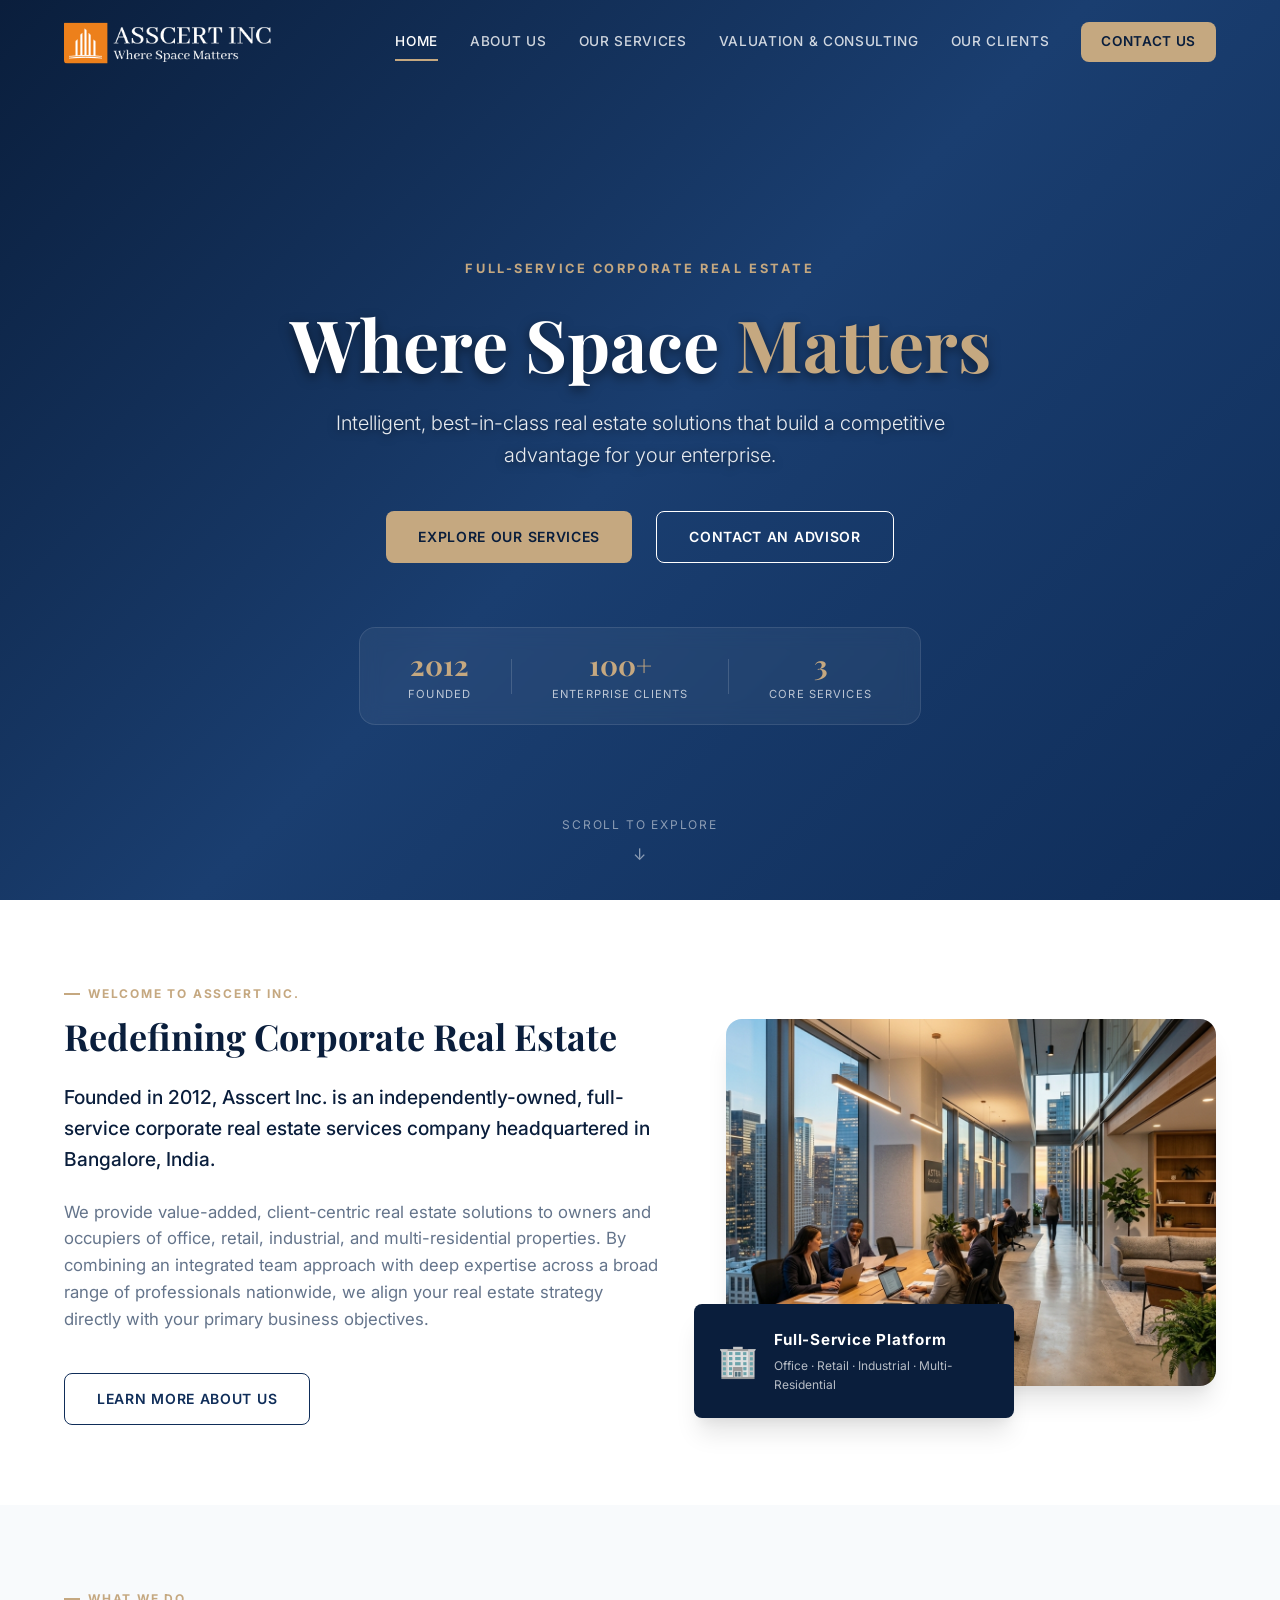
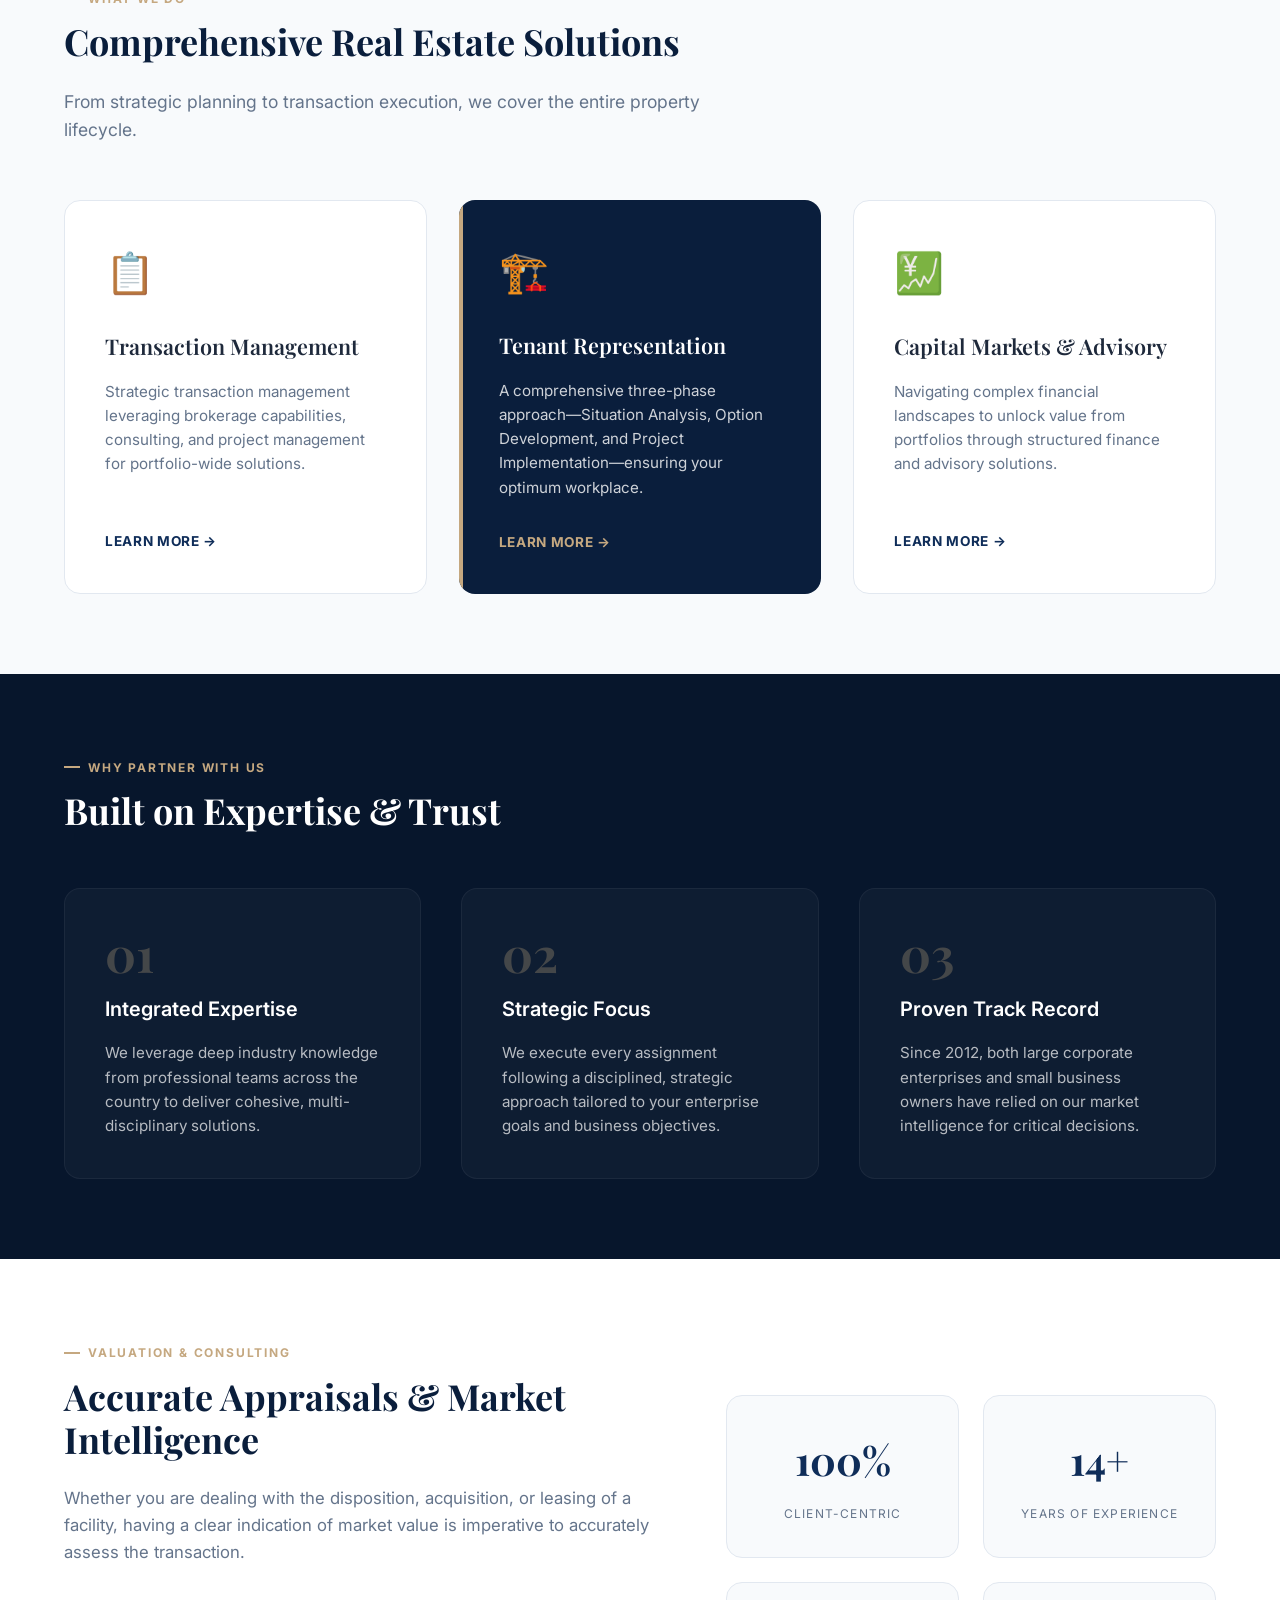
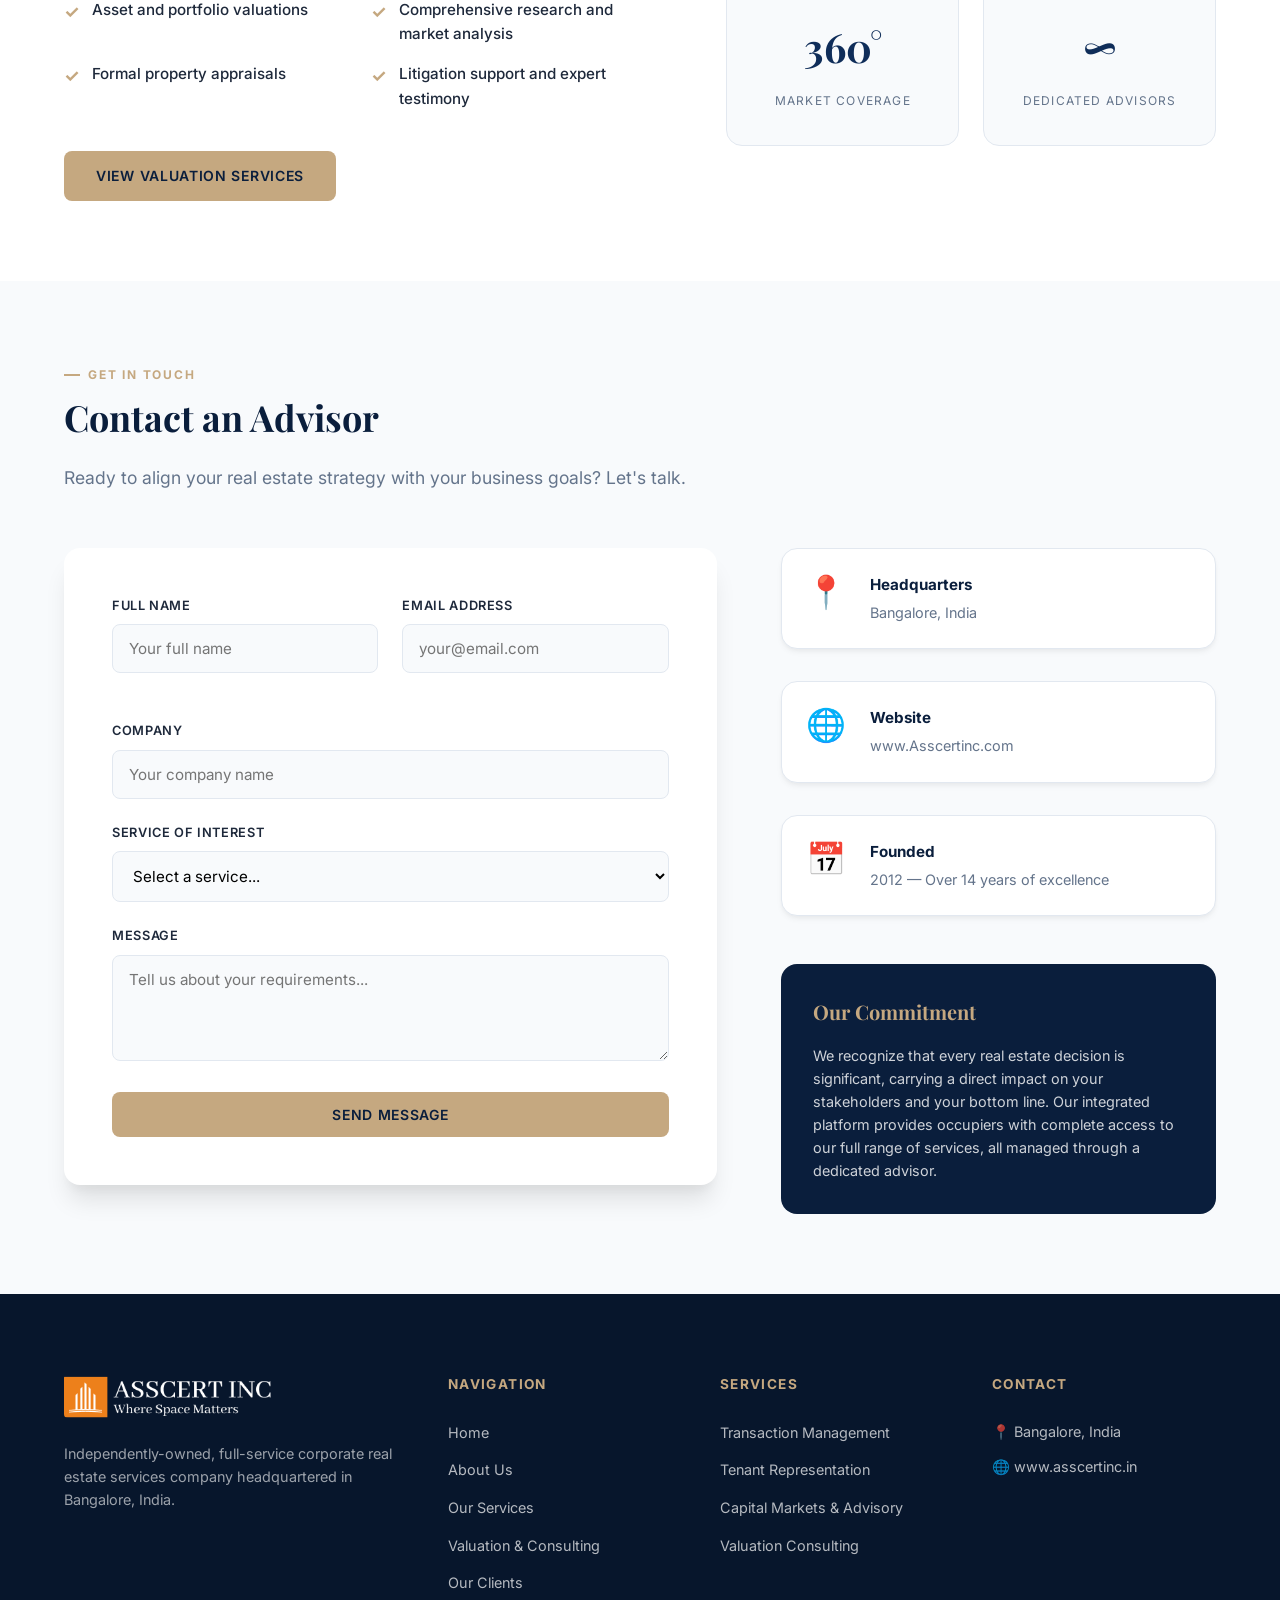
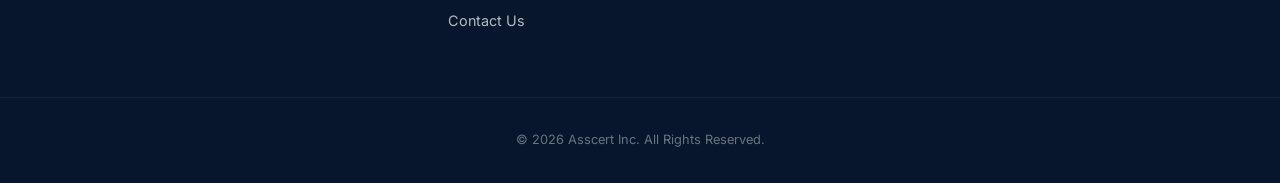
<file: index.html>
<!DOCTYPE html>
<html lang="en">

<head>
  <meta charset="UTF-8" />
  <meta name="viewport" content="width=device-width, initial-scale=1.0" />
  <title>Asscert Inc. | Where Space Matters</title>
  <meta name="description"
    content="Asscert Inc. is an independently-owned, full-service corporate real estate services company headquartered in Bangalore, India. Intelligent, best-in-class solutions for your enterprise." />
  <link rel="preconnect" href="https://fonts.googleapis.com" />
  <link rel="preconnect" href="https://fonts.gstatic.com" crossorigin />
  <link
    href="https://fonts.googleapis.com/css2?family=Inter:wght@300;400;500;600;700;800&family=Playfair+Display:wght@600;700&display=swap"
    rel="stylesheet" />
  <link rel="stylesheet" href="style.css" />
</head>

<body>

  <!-- ===== NAVBAR ===== -->
  <header class="navbar" id="navbar">
    <div class="nav-container">
      <a href="index.html" class="nav-logo">
        <img src="logo.png" alt="Asscert Inc." class="logo-img" />
      </a>

      <nav class="nav-links" id="nav-links">
        <a href="index.html" class="nav-link active">Home</a>
        <a href="about.html" class="nav-link">About Us</a>
        <a href="services.html" class="nav-link">Our Services</a>
        <a href="valuation.html" class="nav-link">Valuation & Consulting</a>
        <a href="clients.html" class="nav-link">Our Clients</a>
        <a href="#contact" class="nav-link nav-cta">Contact Us</a>
      </nav>

      <button class="hamburger" id="hamburger" aria-label="Toggle menu">
        <span></span><span></span><span></span>
      </button>
    </div>
  </header>

  <!-- ===== HERO ===== -->
  <section class="hero" id="home">
    <div class="hero-bg gradient-blue">
    </div>
    <div class="hero-content">
      <span class="hero-badge">Full-Service Corporate Real Estate</span>
      <h1 class="hero-headline">Where Space <span class="accent">Matters</span></h1>
      <p class="hero-sub">Intelligent, best-in-class real estate solutions that build a competitive advantage for your
        enterprise.</p>
      <div class="hero-actions">
        <a href="services.html" class="btn btn-primary">Explore Our Services</a>
        <a href="#contact" class="btn btn-ghost">Contact an Advisor</a>
      </div>
      <div class="hero-stats">
        <div class="stat"><span class="stat-num">2012</span><span class="stat-label">Founded</span></div>
        <div class="stat-divider"></div>
        <div class="stat"><span class="stat-num">100+</span><span class="stat-label">Enterprise Clients</span></div>
        <div class="stat-divider"></div>
        <div class="stat"><span class="stat-num">3</span><span class="stat-label">Core Services</span></div>
      </div>
    </div>
    <div class="hero-scroll-indicator">
      <span>Scroll to explore</span>
      <div class="scroll-arrow">↓</div>
    </div>
  </section>

  <!-- ===== WELCOME STRIP ===== -->
  <section class="welcome-strip">
    <div class="container">
      <div class="welcome-grid">
        <div class="welcome-text">
          <span class="section-badge">Welcome to Asscert Inc.</span>
          <h2 class="section-title">Redefining Corporate Real Estate</h2>
          <p>Founded in 2012, Asscert Inc. is an independently-owned, full-service corporate real estate services company
            headquartered in Bangalore, India.</p>
          <p>We provide value-added, client-centric real estate solutions to owners and occupiers of office, retail,
            industrial, and multi-residential properties. By combining an integrated team approach with deep expertise
            across a broad range of professionals nationwide, we align your real estate strategy directly with your
            primary business objectives.</p>
          <a href="about.html" class="btn btn-outline">Learn More About Us</a>
        </div>
        <div class="welcome-visual">
          <img src="about_bg.png" alt="Premium office workspace" class="welcome-img" />
          <div class="welcome-card">
            <div class="welcome-card-icon">🏢</div>
            <div>
              <strong>Full-Service Platform</strong>
              <p>Office · Retail · Industrial · Multi-Residential</p>
            </div>
          </div>
        </div>
      </div>
    </div>
  </section>

  <!-- ===== SERVICES OVERVIEW ===== -->
  <section class="services-overview">
    <div class="container">
      <div class="section-header">
        <span class="section-badge">What We Do</span>
        <h2 class="section-title">Comprehensive Real Estate Solutions</h2>
        <p class="section-desc">From strategic planning to transaction execution, we cover the entire property
          lifecycle.</p>
      </div>
      <div class="services-grid">
        <div class="service-card" data-index="1">
          <div class="service-icon">📋</div>
          <h3>Transaction Management</h3>
          <p>Strategic transaction management leveraging brokerage capabilities, consulting, and project management for
            portfolio-wide solutions.</p>
          <a href="services.html#transaction" class="card-link">Learn More →</a>
        </div>
        <div class="service-card featured" data-index="2">
          <div class="service-icon">🏗️</div>
          <h3>Tenant Representation</h3>
          <p>A comprehensive three-phase approach—Situation Analysis, Option Development, and Project
            Implementation—ensuring your optimum workplace.</p>
          <a href="services.html#tenant" class="card-link">Learn More →</a>
        </div>
        <div class="service-card" data-index="3">
          <div class="service-icon">💹</div>
          <h3>Capital Markets & Advisory</h3>
          <p>Navigating complex financial landscapes to unlock value from portfolios through structured finance and
            advisory solutions.</p>
          <a href="services.html#capital" class="card-link">Learn More →</a>
        </div>
      </div>
    </div>
  </section>

  <!-- ===== WHY US ===== -->
  <section class="why-us">
    <div class="container">
      <div class="section-header light">
        <span class="section-badge inverted">Why Partner With Us</span>
        <h2 class="section-title light">Built on Expertise & Trust</h2>
      </div>
      <div class="pillars-grid">
        <div class="pillar">
          <div class="pillar-number">01</div>
          <h3>Integrated Expertise</h3>
          <p>We leverage deep industry knowledge from professional teams across the country to deliver cohesive,
            multi-disciplinary solutions.</p>
        </div>
        <div class="pillar">
          <div class="pillar-number">02</div>
          <h3>Strategic Focus</h3>
          <p>We execute every assignment following a disciplined, strategic approach tailored to your enterprise goals
            and business objectives.</p>
        </div>
        <div class="pillar">
          <div class="pillar-number">03</div>
          <h3>Proven Track Record</h3>
          <p>Since 2012, both large corporate enterprises and small business owners have relied on our market
            intelligence for critical decisions.</p>
        </div>
      </div>
    </div>
  </section>

  <!-- ===== VALUATION TEASER ===== -->
  <section class="valuation-teaser">
    <div class="container">
      <div class="valuation-inner">
        <div class="valuation-content">
          <span class="section-badge">Valuation & Consulting</span>
          <h2 class="section-title">Accurate Appraisals & Market Intelligence</h2>
          <p>Whether you are dealing with the disposition, acquisition, or leasing of a facility, having a clear
            indication of market value is imperative to accurately assess the transaction.</p>
          <ul class="check-list">
            <li>Asset and portfolio valuations</li>
            <li>Comprehensive research and market analysis</li>
            <li>Formal property appraisals</li>
            <li>Litigation support and expert testimony</li>
          </ul>
          <a href="valuation.html" class="btn btn-primary">View Valuation Services</a>
        </div>
        <div class="valuation-metrics">
          <div class="metric-card"><span class="metric-val">100%</span><span class="metric-lbl">Client-Centric</span>
          </div>
          <div class="metric-card"><span class="metric-val">14+</span><span class="metric-lbl">Years of
              Experience</span></div>
          <div class="metric-card"><span class="metric-val">360°</span><span class="metric-lbl">Market Coverage</span>
          </div>
          <div class="metric-card"><span class="metric-val">∞</span><span class="metric-lbl">Dedicated Advisors</span>
          </div>
        </div>
      </div>
    </div>
  </section>

  <!-- ===== CONTACT ===== -->
  <section class="contact" id="contact">
    <div class="container">
      <div class="section-header">
        <span class="section-badge">Get In Touch</span>
        <h2 class="section-title">Contact an Advisor</h2>
        <p class="section-desc">Ready to align your real estate strategy with your business goals? Let's talk.</p>
      </div>
      <div class="contact-grid">
        <form class="contact-form" id="contact-form">
          <div class="form-row">
            <div class="form-group">
              <label for="name">Full Name</label>
              <input type="text" id="name" name="name" placeholder="Your full name" required />
            </div>
            <div class="form-group">
              <label for="email">Email Address</label>
              <input type="email" id="email" name="email" placeholder="your@email.com" required />
            </div>
          </div>
          <div class="form-group">
            <label for="company">Company</label>
            <input type="text" id="company" name="company" placeholder="Your company name" />
          </div>
          <div class="form-group">
            <label for="service">Service of Interest</label>
            <select id="service" name="service">
              <option value="">Select a service...</option>
              <option>Transaction Management</option>
              <option>Tenant Representation</option>
              <option>Capital Markets & Advisory</option>
              <option>Valuation & Consulting</option>
            </select>
          </div>
          <div class="form-group">
            <label for="message">Message</label>
            <textarea id="message" name="message" rows="4" placeholder="Tell us about your requirements..."></textarea>
          </div>
          <button type="submit" class="btn btn-primary full-width">Send Message</button>
        </form>
        <div class="contact-info">
          <div class="info-card">
            <div class="info-icon">📍</div>
            <div>
              <strong>Headquarters</strong>
              <p>Bangalore, India</p>
            </div>
          </div>
          <div class="info-card">
            <div class="info-icon">🌐</div>
            <div>
              <strong>Website</strong>
              <p>www.Asscertinc.com</p>
            </div>
          </div>
          <div class="info-card">
            <div class="info-icon">📅</div>
            <div>
              <strong>Founded</strong>
              <p>2012 — Over 14 years of excellence</p>
            </div>
          </div>
          <div class="contact-philosophy">
            <h3>Our Commitment</h3>
            <p>We recognize that every real estate decision is significant, carrying a direct impact on your
              stakeholders and your bottom line. Our integrated platform provides occupiers with complete access to our
              full range of services, all managed through a dedicated advisor.</p>
          </div>
        </div>
      </div>
    </div>
  </section>

  <!-- ===== FOOTER ===== -->
  <footer class="footer">
    <div class="footer-top">
      <div class="container">
        <div class="footer-grid">
          <div class="footer-brand">
            <div class="nav-logo">
              <img src="logo.png" alt="Asscert Inc." class="logo-img" />
            </div>
            <p class="footer-desc">Independently-owned, full-service corporate real estate services company
              headquartered in Bangalore, India.</p>
          </div>
          <div class="footer-nav">
            <h4>Navigation</h4>
            <ul>
              <li><a href="index.html">Home</a></li>
              <li><a href="about.html">About Us</a></li>
              <li><a href="services.html">Our Services</a></li>
              <li><a href="valuation.html">Valuation & Consulting</a></li>
              <li><a href="clients.html">Our Clients</a></li>
              <li><a href="#contact">Contact Us</a></li>
            </ul>
          </div>
          <div class="footer-services">
            <h4>Services</h4>
            <ul>
              <li><a href="services.html#transaction">Transaction Management</a></li>
              <li><a href="services.html#tenant">Tenant Representation</a></li>
              <li><a href="services.html#capital">Capital Markets & Advisory</a></li>
              <li><a href="valuation.html">Valuation Consulting</a></li>
            </ul>
          </div>
          <div class="footer-contact">
            <h4>Contact</h4>
            <p>📍 Bangalore, India</p>
            <p>🌐 www.asscertinc.in</p>
          </div>
        </div>
      </div>
    </div>
    <div class="footer-bottom">
      <div class="container">
        <p>© 2026 Asscert Inc. All Rights Reserved.</p>
      </div>
    </div>
  </footer>

  <script src="script.js"></script>
</body>

</html>
</file>
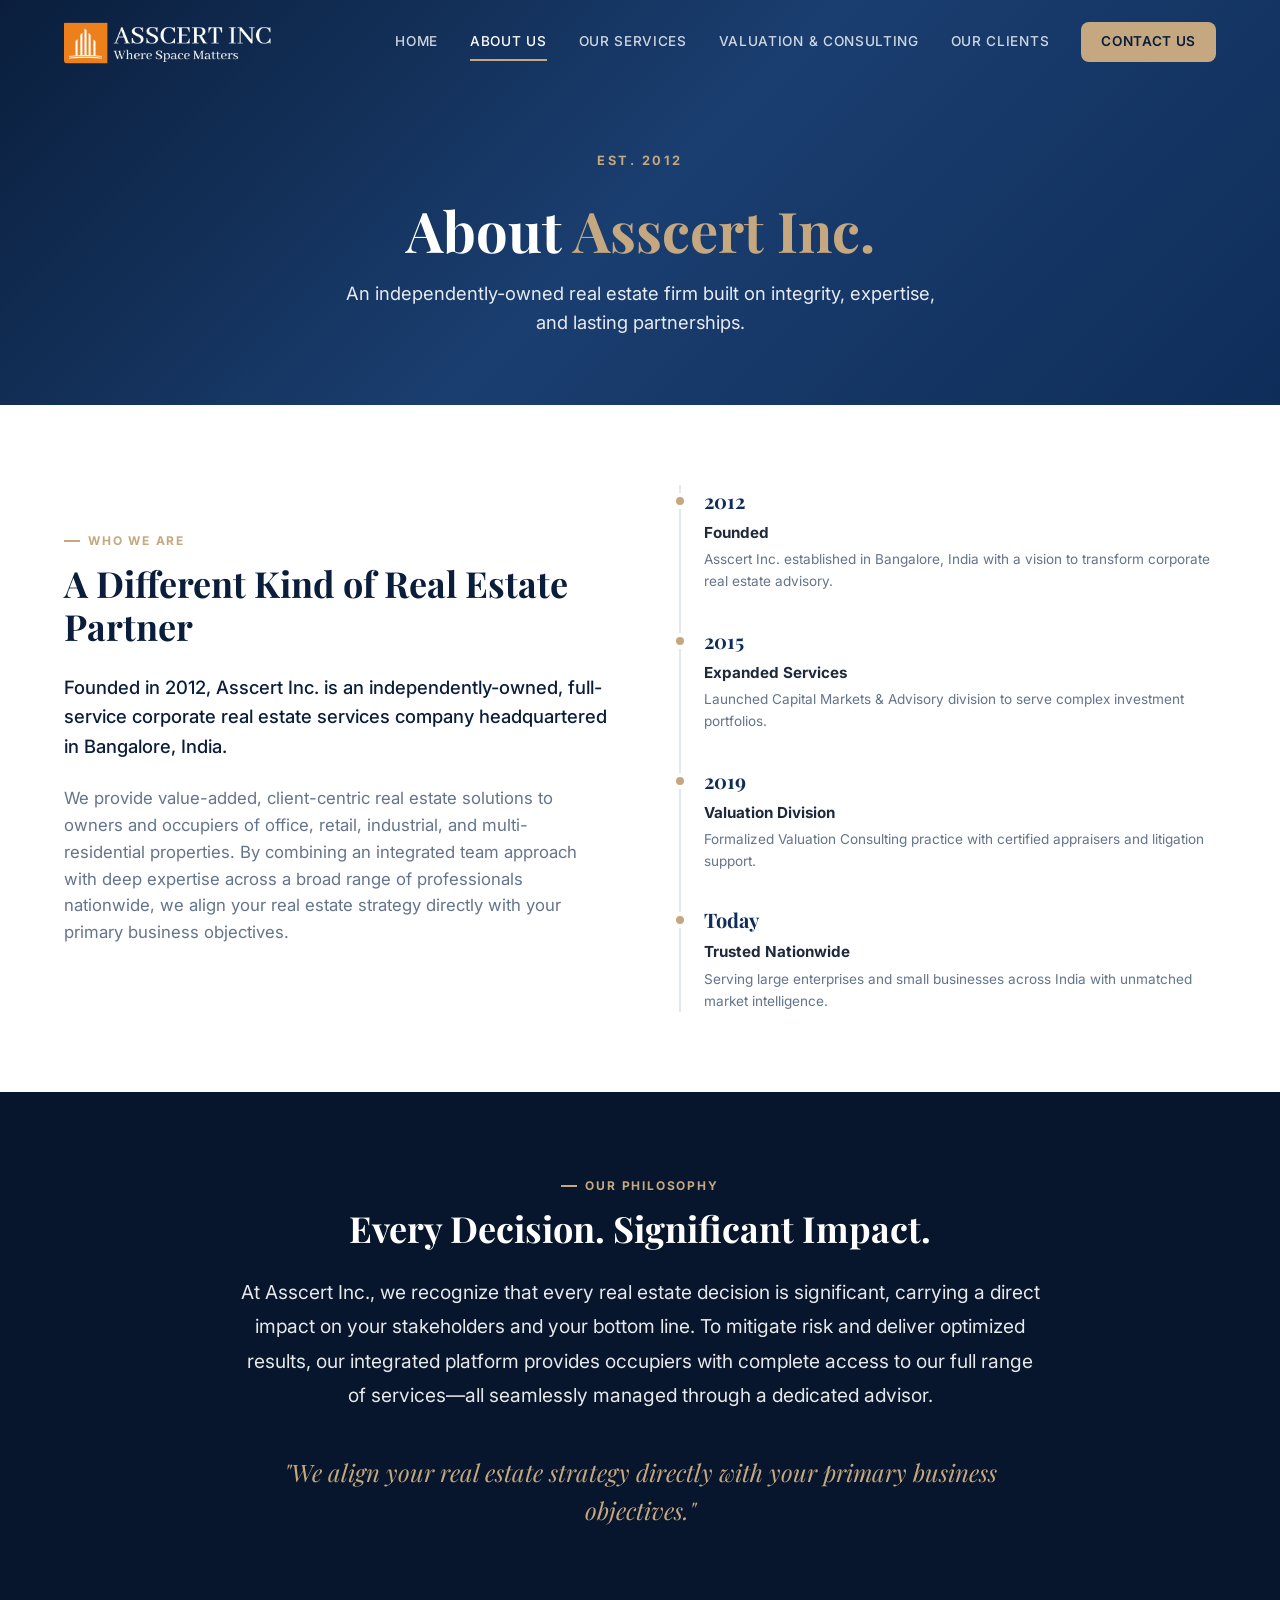
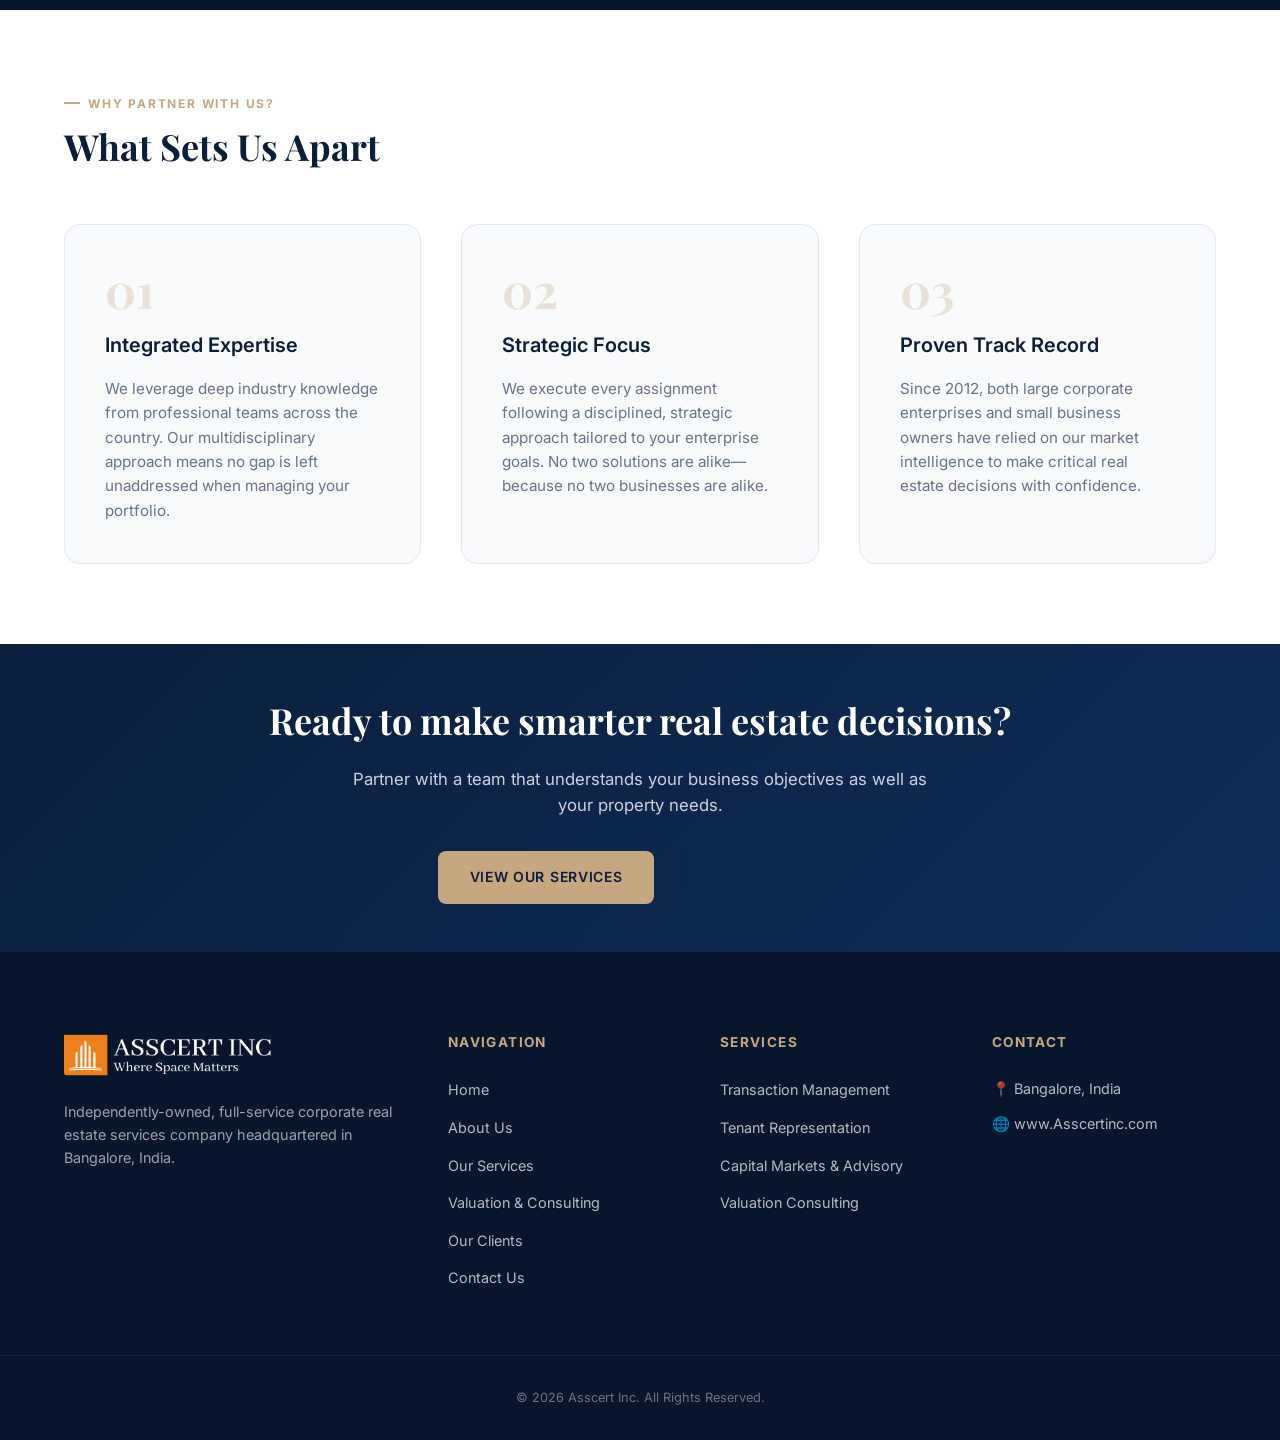
<file: about.html>
<!DOCTYPE html>
<html lang="en">

<head>
  <meta charset="UTF-8" />
  <meta name="viewport" content="width=device-width, initial-scale=1.0" />
  <title>About Us | Asscert Inc.</title>
  <meta name="description"
    content="Learn about Asscert Inc., founded in 2012. Our philosophy, our integrated approach, and why leading enterprises trust us for their corporate real estate needs." />
  <link rel="preconnect" href="https://fonts.googleapis.com" />
  <link rel="preconnect" href="https://fonts.gstatic.com" crossorigin />
  <link
    href="https://fonts.googleapis.com/css2?family=Inter:wght@300;400;500;600;700;800&family=Playfair+Display:wght@600;700&display=swap"
    rel="stylesheet" />
  <link rel="stylesheet" href="style.css" />
</head>

<body>

  <!-- NAVBAR -->
  <header class="navbar" id="navbar">
    <div class="nav-container">
      <a href="index.html" class="nav-logo">
        <img src="logo.png" alt="Asscert Inc." class="logo-img" />
      </a>
      <nav class="nav-links" id="nav-links">
        <a href="index.html" class="nav-link">Home</a>
        <a href="about.html" class="nav-link active">About Us</a>
        <a href="services.html" class="nav-link">Our Services</a>
        <a href="valuation.html" class="nav-link">Valuation & Consulting</a>
        <a href="clients.html" class="nav-link">Our Clients</a>
        <a href="index.html#contact" class="nav-link nav-cta">Contact Us</a>
      </nav>
      <button class="hamburger" id="hamburger" aria-label="Toggle menu">
        <span></span><span></span><span></span>
      </button>
    </div>
  </header>

  <!-- PAGE HERO -->
  <section class="page-hero">
    <div class="page-hero-bg gradient-blue">
    </div>
    <div class="page-hero-content">
      <span class="hero-badge">Est. 2012</span>
      <h1>About <span class="accent">Asscert Inc.</span></h1>
      <p>An independently-owned real estate firm built on integrity, expertise, and lasting partnerships.</p>
    </div>
  </section>

  <!-- INTRO -->
  <section class="page-section">
    <div class="container">
      <div class="two-col">
        <div class="col-content">
          <span class="section-badge">Who We Are</span>
          <h2 class="section-title">A Different Kind of Real Estate Partner</h2>
          <p>Founded in 2012, Asscert Inc. is an independently-owned, full-service corporate real estate services company
            headquartered in Bangalore, India.</p>
          <p>We provide value-added, client-centric real estate solutions to owners and occupiers of office, retail,
            industrial, and multi-residential properties. By combining an integrated team approach with deep expertise
            across a broad range of professionals nationwide, we align your real estate strategy directly with your
            primary business objectives.</p>
        </div>
        <div class="col-visual">
          <div class="timeline">
            <div class="timeline-item">
              <div class="tl-year">2012</div>
              <div class="tl-content">
                <strong>Founded</strong>
                <p>Asscert Inc. established in Bangalore, India with a vision to transform corporate real estate
                  advisory.</p>
              </div>
            </div>
            <div class="timeline-item">
              <div class="tl-year">2015</div>
              <div class="tl-content">
                <strong>Expanded Services</strong>
                <p>Launched Capital Markets & Advisory division to serve complex investment portfolios.</p>
              </div>
            </div>
            <div class="timeline-item">
              <div class="tl-year">2019</div>
              <div class="tl-content">
                <strong>Valuation Division</strong>
                <p>Formalized Valuation Consulting practice with certified appraisers and litigation support.</p>
              </div>
            </div>
            <div class="timeline-item">
              <div class="tl-year">Today</div>
              <div class="tl-content">
                <strong>Trusted Nationwide</strong>
                <p>Serving large enterprises and small businesses across India with unmatched market intelligence.</p>
              </div>
            </div>
          </div>
        </div>
      </div>
    </div>
  </section>

  <!-- PHILOSOPHY -->
  <section class="philosophy-section">
    <div class="container">
      <div class="philosophy-inner">
        <span class="section-badge inverted">Our Philosophy</span>
        <h2 class="section-title light">Every Decision. Significant Impact.</h2>
        <p class="philosophy-text">At Asscert Inc., we recognize that every real estate decision is significant, carrying
          a direct impact on your stakeholders and your bottom line. To mitigate risk and deliver optimized results, our
          integrated platform provides occupiers with complete access to our full range of services—all seamlessly
          managed through a dedicated advisor.</p>
        <div class="philosophy-quote">"We align your real estate strategy directly with your primary business
          objectives."</div>
      </div>
    </div>
  </section>

  <!-- WHY PARTNER -->
  <section class="page-section">
    <div class="container">
      <div class="section-header">
        <span class="section-badge">Why Partner With Us?</span>
        <h2 class="section-title">What Sets Us Apart</h2>
      </div>
      <div class="pillars-grid">
        <div class="pillar light">
          <div class="pillar-number">01</div>
          <h3>Integrated Expertise</h3>
          <p>We leverage deep industry knowledge from professional teams across the country. Our multidisciplinary
            approach means no gap is left unaddressed when managing your portfolio.</p>
        </div>
        <div class="pillar light">
          <div class="pillar-number">02</div>
          <h3>Strategic Focus</h3>
          <p>We execute every assignment following a disciplined, strategic approach tailored to your enterprise goals.
            No two solutions are alike—because no two businesses are alike.</p>
        </div>
        <div class="pillar light">
          <div class="pillar-number">03</div>
          <h3>Proven Track Record</h3>
          <p>Since 2012, both large corporate enterprises and small business owners have relied on our market
            intelligence to make critical real estate decisions with confidence.</p>
        </div>
      </div>
    </div>
  </section>

  <!-- CTA BAND -->
  <section class="cta-band">
    <div class="container">
      <h2>Ready to make smarter real estate decisions?</h2>
      <p>Partner with a team that understands your business objectives as well as your property needs.</p>
      <div class="cta-actions">
        <a href="services.html" class="btn btn-primary">View Our Services</a>
        <a href="index.html#contact" class="btn btn-ghost">Contact Us</a>
      </div>
    </div>
  </section>

  <!-- FOOTER -->
  <footer class="footer">
    <div class="footer-top">
      <div class="container">
        <div class="footer-grid">
          <div class="footer-brand">
            <div class="nav-logo">
              <img src="logo.png" alt="Asscert Inc." class="logo-img" />
            </div>
            <p class="footer-desc">Independently-owned, full-service corporate real estate services company
              headquartered in Bangalore, India.</p>
          </div>
          <div class="footer-nav">
            <h4>Navigation</h4>
            <ul>
              <li><a href="index.html">Home</a></li>
              <li><a href="about.html">About Us</a></li>
              <li><a href="services.html">Our Services</a></li>
              <li><a href="valuation.html">Valuation & Consulting</a></li>
              <li><a href="clients.html">Our Clients</a></li>
              <li><a href="index.html#contact">Contact Us</a></li>
            </ul>
          </div>
          <div class="footer-services">
            <h4>Services</h4>
            <ul>
              <li><a href="services.html#transaction">Transaction Management</a></li>
              <li><a href="services.html#tenant">Tenant Representation</a></li>
              <li><a href="services.html#capital">Capital Markets & Advisory</a></li>
              <li><a href="valuation.html">Valuation Consulting</a></li>
            </ul>
          </div>
          <div class="footer-contact">
            <h4>Contact</h4>
            <p>📍 Bangalore, India</p>
            <p>🌐 www.Asscertinc.com</p>
          </div>
        </div>
      </div>
    </div>
    <div class="footer-bottom">
      <div class="container">
        <p>© 2026 Asscert Inc. All Rights Reserved.</p>
      </div>
    </div>
  </footer>

  <script src="script.js"></script>
</body>

</html>
</file>
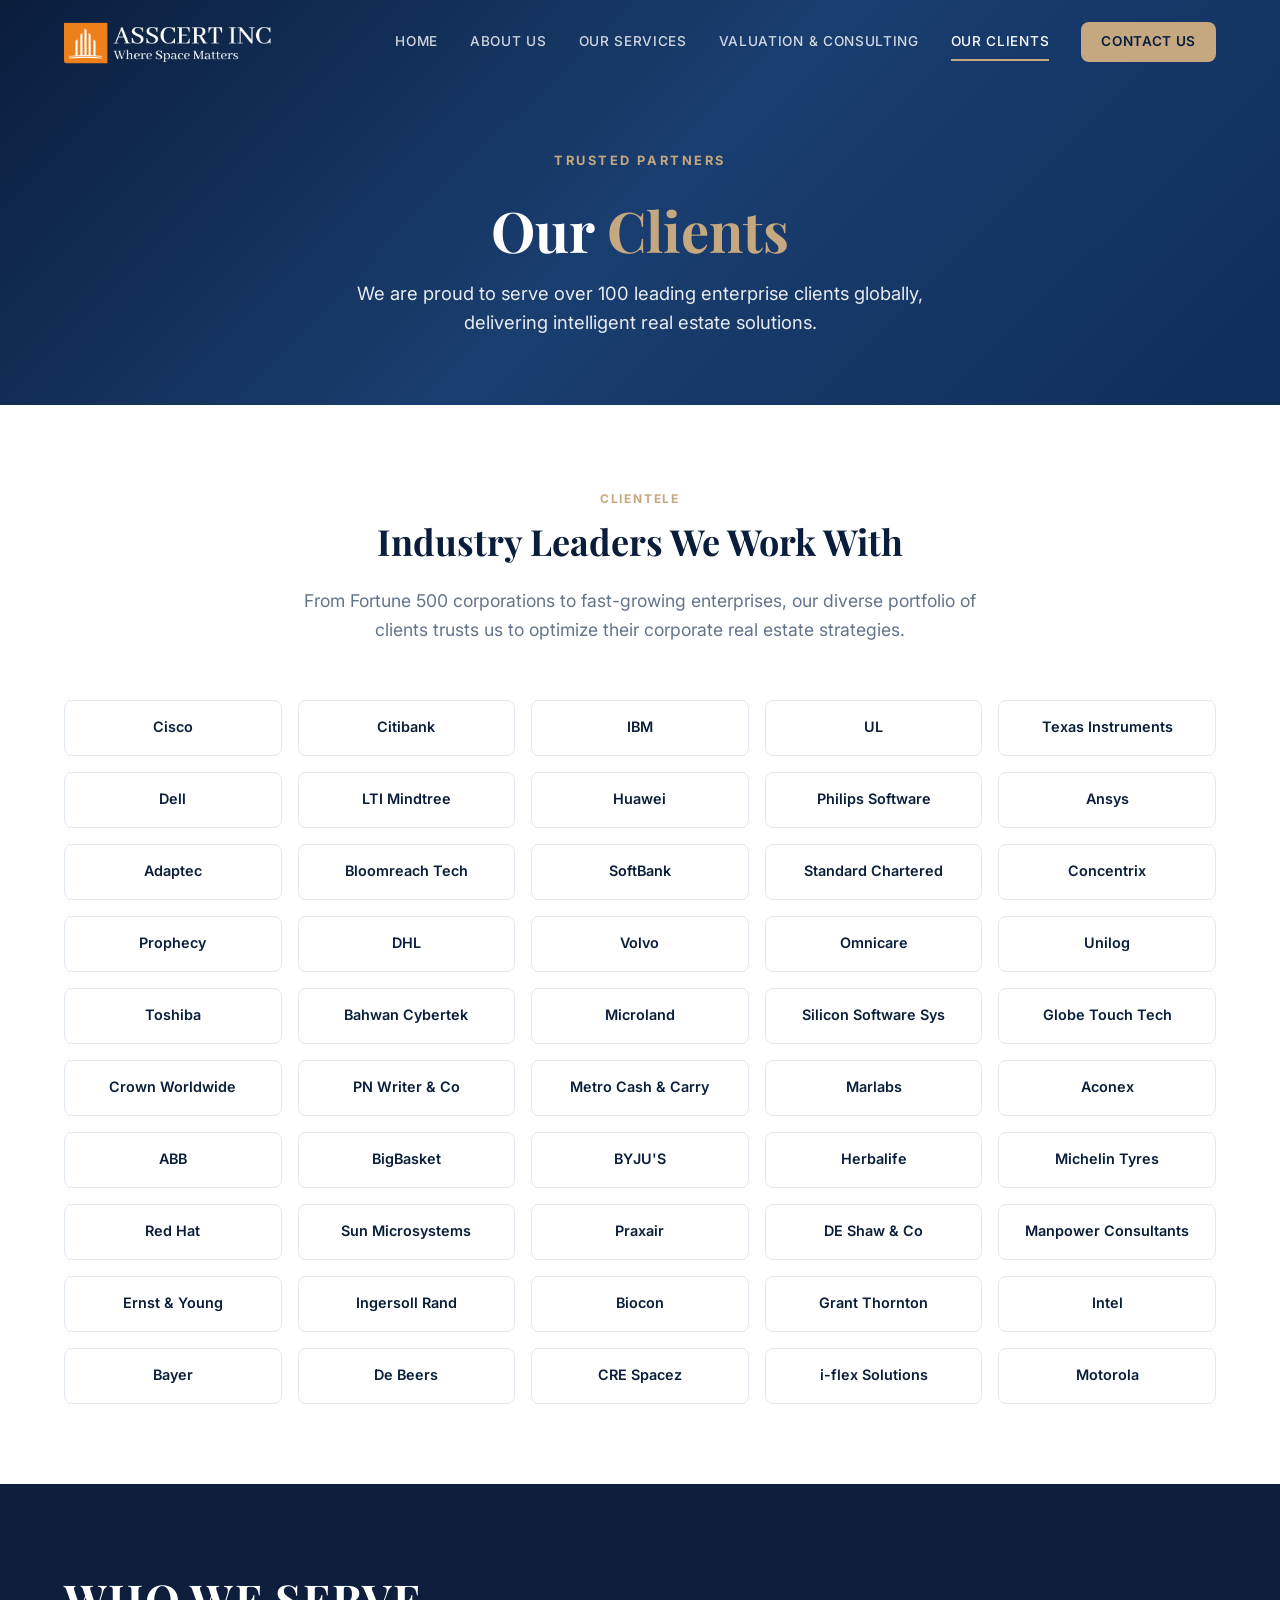
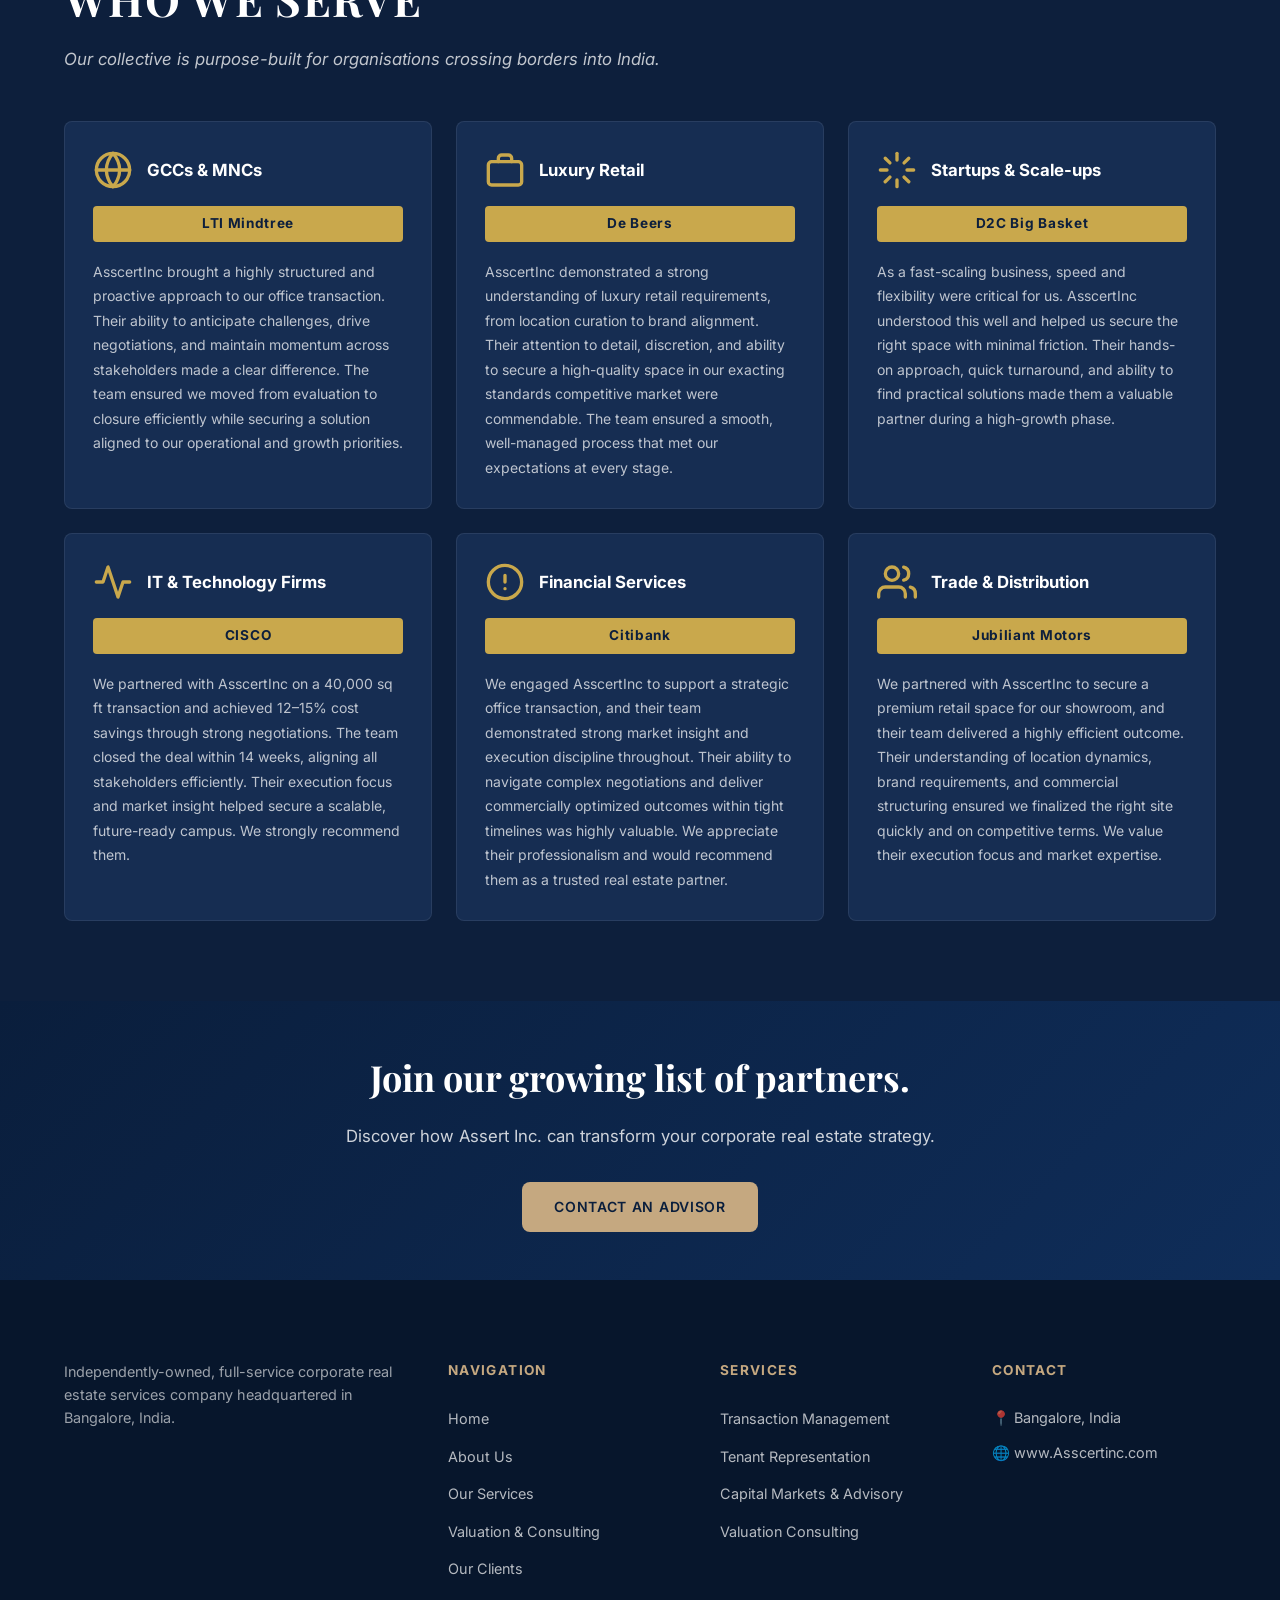
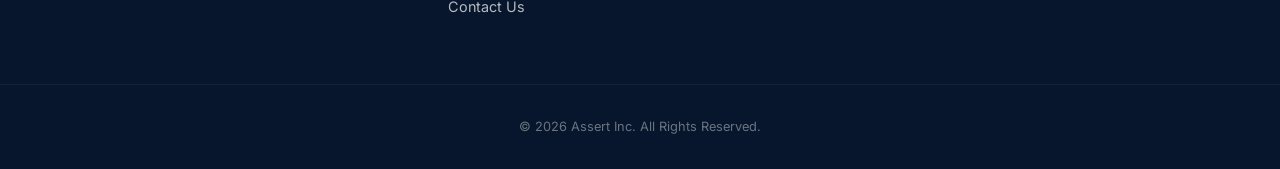
<file: clients.html>
<!DOCTYPE html>
<html lang="en">
<head>
  <meta charset="UTF-8" />
  <meta name="viewport" content="width=device-width, initial-scale=1.0" />
  <title>Our Clients | Asscert Inc.</title>
  <meta name="description" content="Asscert Inc. is proud to have partnered with leading global enterprises including Cisco, IBM, Dell, Huawei, and many more." />
  <link rel="preconnect" href="https://fonts.googleapis.com" />
  <link rel="preconnect" href="https://fonts.gstatic.com" crossorigin />
  <link href="https://fonts.googleapis.com/css2?family=Inter:wght@300;400;500;600;700;800&family=Playfair+Display:wght@600;700&display=swap" rel="stylesheet" />
  <link rel="stylesheet" href="style.css" />
</head>
<body>

  <!-- NAVBAR -->
  <header class="navbar" id="navbar">
    <div class="nav-container">
      <a href="index.html" class="nav-logo">
        <img src="logo.png" alt="Asscert Inc." class="logo-img" />
      </a>
      <nav class="nav-links" id="nav-links">
        <a href="index.html" class="nav-link">Home</a>
        <a href="about.html" class="nav-link">About Us</a>
        <a href="services.html" class="nav-link">Our Services</a>
        <a href="valuation.html" class="nav-link">Valuation &amp; Consulting</a>
        <a href="clients.html" class="nav-link active">Our Clients</a>
        <a href="index.html#contact" class="nav-link nav-cta">Contact Us</a>
      </nav>
      <button class="hamburger" id="hamburger" aria-label="Toggle menu">
        <span></span><span></span><span></span>
      </button>
    </div>
  </header>

  <!-- PAGE HERO -->
  <section class="page-hero">
    <div class="page-hero-bg gradient-blue"></div>
    <div class="page-hero-content">
      <span class="hero-badge">Trusted Partners</span>
      <h1>Our <span class="accent">Clients</span></h1>
      <p>We are proud to serve over 100 leading enterprise clients globally, delivering intelligent real estate solutions.</p>
    </div>
  </section>

  <!-- CLIENTS GRID SECTION -->
  <section class="page-section">
    <div class="container">
      <div class="section-header center">
        <span class="section-badge">Clientele</span>
        <h2 class="section-title">Industry Leaders We Work With</h2>
        <p class="section-desc" style="margin: 0 auto 3rem;">From Fortune 500 corporations to fast-growing enterprises, our diverse portfolio of clients trusts us to optimize their corporate real estate strategies.</p>
      </div>

      <div class="clients-grid">
        <div class="client-card"><div class="client-name">Cisco</div></div>
        <div class="client-card"><div class="client-name">Citibank</div></div>
        <div class="client-card"><div class="client-name">IBM</div></div>
        <div class="client-card"><div class="client-name">UL</div></div>
        <div class="client-card"><div class="client-name">Texas Instruments</div></div>
        <div class="client-card"><div class="client-name">Dell</div></div>
        <div class="client-card"><div class="client-name">LTI Mindtree</div></div>
        <div class="client-card"><div class="client-name">Huawei</div></div>
        <div class="client-card"><div class="client-name">Philips Software</div></div>
        <div class="client-card"><div class="client-name">Ansys</div></div>
        <div class="client-card"><div class="client-name">Adaptec</div></div>
        <div class="client-card"><div class="client-name">Bloomreach Tech</div></div>
        <div class="client-card"><div class="client-name">SoftBank</div></div>
        <div class="client-card"><div class="client-name">Standard Chartered</div></div>
        <div class="client-card"><div class="client-name">Concentrix</div></div>
        <div class="client-card"><div class="client-name">Prophecy</div></div>
        <div class="client-card"><div class="client-name">DHL</div></div>
        <div class="client-card"><div class="client-name">Volvo</div></div>
        <div class="client-card"><div class="client-name">Omnicare</div></div>
        <div class="client-card"><div class="client-name">Unilog</div></div>
        <div class="client-card"><div class="client-name">Toshiba</div></div>
        <div class="client-card"><div class="client-name">Bahwan Cybertek</div></div>
        <div class="client-card"><div class="client-name">Microland</div></div>
        <div class="client-card"><div class="client-name">Silicon Software Sys</div></div>
        <div class="client-card"><div class="client-name">Globe Touch Tech</div></div>
        <div class="client-card"><div class="client-name">Crown Worldwide</div></div>
        <div class="client-card"><div class="client-name">PN Writer &amp; Co</div></div>
        <div class="client-card"><div class="client-name">Metro Cash &amp; Carry</div></div>
        <div class="client-card"><div class="client-name">Marlabs</div></div>
        <div class="client-card"><div class="client-name">Aconex</div></div>
        <div class="client-card"><div class="client-name">ABB</div></div>
        <div class="client-card"><div class="client-name">BigBasket</div></div>
        <div class="client-card"><div class="client-name">BYJU'S</div></div>
        <div class="client-card"><div class="client-name">Herbalife</div></div>
        <div class="client-card"><div class="client-name">Michelin Tyres</div></div>
        <div class="client-card"><div class="client-name">Red Hat</div></div>
        <div class="client-card"><div class="client-name">Sun Microsystems</div></div>
        <div class="client-card"><div class="client-name">Praxair</div></div>
        <div class="client-card"><div class="client-name">DE Shaw &amp; Co</div></div>
        <div class="client-card"><div class="client-name">Manpower Consultants</div></div>
        <div class="client-card"><div class="client-name">Ernst &amp; Young</div></div>
        <div class="client-card"><div class="client-name">Ingersoll Rand</div></div>
        <div class="client-card"><div class="client-name">Biocon</div></div>
        <div class="client-card"><div class="client-name">Grant Thornton</div></div>
        <div class="client-card"><div class="client-name">Intel</div></div>
        <div class="client-card"><div class="client-name">Bayer</div></div>
        <div class="client-card"><div class="client-name">De Beers</div></div>
        <div class="client-card"><div class="client-name">CRE Spacez</div></div>
        <div class="client-card"><div class="client-name">i-flex Solutions</div></div>
        <div class="client-card"><div class="client-name">Motorola</div></div>
      </div>
    </div>
  </section>

  <!-- WHO WE SERVE / TESTIMONIALS -->
  <section class="who-we-serve">
    <div class="container">
      <div class="wws-header">
        <h2>WHO WE SERVE</h2>
        <p class="wws-sub">Our collective is purpose-built for organisations crossing borders into India.</p>
      </div>

      <div class="wws-grid">

        <!-- Card 1 -->
        <div class="wws-card">
          <div class="wws-card-top">
            <div class="wws-icon">
              <svg xmlns="http://www.w3.org/2000/svg" viewBox="0 0 24 24" fill="none" stroke="currentColor" stroke-width="2" stroke-linecap="round" stroke-linejoin="round"><circle cx="12" cy="12" r="10"/><line x1="2" y1="12" x2="22" y2="12"/><path d="M12 2a15.3 15.3 0 0 1 4 10 15.3 15.3 0 0 1-4 10 15.3 15.3 0 0 1-4-10 15.3 15.3 0 0 1 4-10z"/></svg>
            </div>
            <h3>GCCs &amp; MNCs</h3>
          </div>
          <div class="wws-client-badge">LTI Mindtree</div>
          <p>AsscertInc brought a highly structured and proactive approach to our office transaction. Their ability to anticipate challenges, drive negotiations, and maintain momentum across stakeholders made a clear difference. The team ensured we moved from evaluation to closure efficiently while securing a solution aligned to our operational and growth priorities.</p>
        </div>

        <!-- Card 2 -->
        <div class="wws-card">
          <div class="wws-card-top">
            <div class="wws-icon">
              <svg xmlns="http://www.w3.org/2000/svg" viewBox="0 0 24 24" fill="none" stroke="currentColor" stroke-width="2" stroke-linecap="round" stroke-linejoin="round"><rect x="2" y="7" width="20" height="14" rx="2" ry="2"/><path d="M16 7V5a2 2 0 0 0-2-2h-4a2 2 0 0 0-2 2v2"/></svg>
            </div>
            <h3>Luxury Retail</h3>
          </div>
          <div class="wws-client-badge">De Beers</div>
          <p>AsscertInc demonstrated a strong understanding of luxury retail requirements, from location curation to brand alignment. Their attention to detail, discretion, and ability to secure a high-quality space in our exacting standards competitive market were commendable. The team ensured a smooth, well-managed process that met our expectations at every stage.</p>
        </div>

        <!-- Card 3 -->
        <div class="wws-card">
          <div class="wws-card-top">
            <div class="wws-icon">
              <svg xmlns="http://www.w3.org/2000/svg" viewBox="0 0 24 24" fill="none" stroke="currentColor" stroke-width="2" stroke-linecap="round" stroke-linejoin="round"><line x1="12" y1="2" x2="12" y2="6"/><line x1="12" y1="18" x2="12" y2="22"/><line x1="4.93" y1="4.93" x2="7.76" y2="7.76"/><line x1="16.24" y1="16.24" x2="19.07" y2="19.07"/><line x1="2" y1="12" x2="6" y2="12"/><line x1="18" y1="12" x2="22" y2="12"/><line x1="4.93" y1="19.07" x2="7.76" y2="16.24"/><line x1="16.24" y1="7.76" x2="19.07" y2="4.93"/></svg>
            </div>
            <h3>Startups &amp; Scale-ups</h3>
          </div>
          <div class="wws-client-badge">D2C Big Basket</div>
          <p>As a fast-scaling business, speed and flexibility were critical for us. AsscertInc understood this well and helped us secure the right space with minimal friction. Their hands-on approach, quick turnaround, and ability to find practical solutions made them a valuable partner during a high-growth phase.</p>
        </div>

        <!-- Card 4 -->
        <div class="wws-card">
          <div class="wws-card-top">
            <div class="wws-icon">
              <svg xmlns="http://www.w3.org/2000/svg" viewBox="0 0 24 24" fill="none" stroke="currentColor" stroke-width="2" stroke-linecap="round" stroke-linejoin="round"><polyline points="22 12 18 12 15 21 9 3 6 12 2 12"/></svg>
            </div>
            <h3>IT &amp; Technology Firms</h3>
          </div>
          <div class="wws-client-badge">CISCO</div>
          <p>We partnered with AsscertInc on a 40,000 sq ft transaction and achieved 12–15% cost savings through strong negotiations. The team closed the deal within 14 weeks, aligning all stakeholders efficiently. Their execution focus and market insight helped secure a scalable, future-ready campus. We strongly recommend them.</p>
        </div>

        <!-- Card 5 -->
        <div class="wws-card">
          <div class="wws-card-top">
            <div class="wws-icon">
              <svg xmlns="http://www.w3.org/2000/svg" viewBox="0 0 24 24" fill="none" stroke="currentColor" stroke-width="2" stroke-linecap="round" stroke-linejoin="round"><circle cx="12" cy="12" r="10"/><path d="M12 8v4M12 16h.01"/></svg>
            </div>
            <h3>Financial Services</h3>
          </div>
          <div class="wws-client-badge">Citibank</div>
          <p>We engaged AsscertInc to support a strategic office transaction, and their team demonstrated strong market insight and execution discipline throughout. Their ability to navigate complex negotiations and deliver commercially optimized outcomes within tight timelines was highly valuable. We appreciate their professionalism and would recommend them as a trusted real estate partner.</p>
        </div>

        <!-- Card 6 -->
        <div class="wws-card">
          <div class="wws-card-top">
            <div class="wws-icon">
              <svg xmlns="http://www.w3.org/2000/svg" viewBox="0 0 24 24" fill="none" stroke="currentColor" stroke-width="2" stroke-linecap="round" stroke-linejoin="round"><path d="M17 21v-2a4 4 0 0 0-4-4H5a4 4 0 0 0-4 4v2"/><circle cx="9" cy="7" r="4"/><path d="M23 21v-2a4 4 0 0 0-3-3.87"/><path d="M16 3.13a4 4 0 0 1 0 7.75"/></svg>
            </div>
            <h3>Trade &amp; Distribution</h3>
          </div>
          <div class="wws-client-badge">Jubiliant Motors</div>
          <p>We partnered with AsscertInc to secure a premium retail space for our showroom, and their team delivered a highly efficient outcome. Their understanding of location dynamics, brand requirements, and commercial structuring ensured we finalized the right site quickly and on competitive terms. We value their execution focus and market expertise.</p>
        </div>

      </div>
    </div>
  </section>

  <!-- CTA BAND -->
  <section class="cta-band">
    <div class="container">
      <h2>Join our growing list of partners.</h2>
      <p>Discover how Assert Inc. can transform your corporate real estate strategy.</p>
      <div class="cta-actions">
        <a href="index.html#contact" class="btn btn-primary">Contact an Advisor</a>
      </div>
    </div>
  </section>

  <!-- FOOTER -->
  <footer class="footer">
    <div class="footer-top">
      <div class="container">
        <div class="footer-grid">
          <div class="footer-brand">
            <p class="footer-desc">Independently-owned, full-service corporate real estate services company headquartered in Bangalore, India.</p>
          </div>
          <div class="footer-nav">
            <h4>Navigation</h4>
            <ul>
              <li><a href="index.html">Home</a></li>
              <li><a href="about.html">About Us</a></li>
              <li><a href="services.html">Our Services</a></li>
              <li><a href="valuation.html">Valuation &amp; Consulting</a></li>
              <li><a href="clients.html">Our Clients</a></li>
              <li><a href="index.html#contact">Contact Us</a></li>
            </ul>
          </div>
          <div class="footer-services">
            <h4>Services</h4>
            <ul>
              <li><a href="services.html#transaction">Transaction Management</a></li>
              <li><a href="services.html#tenant">Tenant Representation</a></li>
              <li><a href="services.html#capital">Capital Markets &amp; Advisory</a></li>
              <li><a href="valuation.html">Valuation Consulting</a></li>
            </ul>
          </div>
          <div class="footer-contact">
            <h4>Contact</h4>
            <p>📍 Bangalore, India</p>
            <p>🌐 www.Asscertinc.com</p>
          </div>
        </div>
      </div>
    </div>
    <div class="footer-bottom">
      <div class="container">
        <p>© 2026 Assert Inc. All Rights Reserved.</p>
      </div>
    </div>
  </footer>

  <script src="script.js"></script>
</body>
</html>
</file>
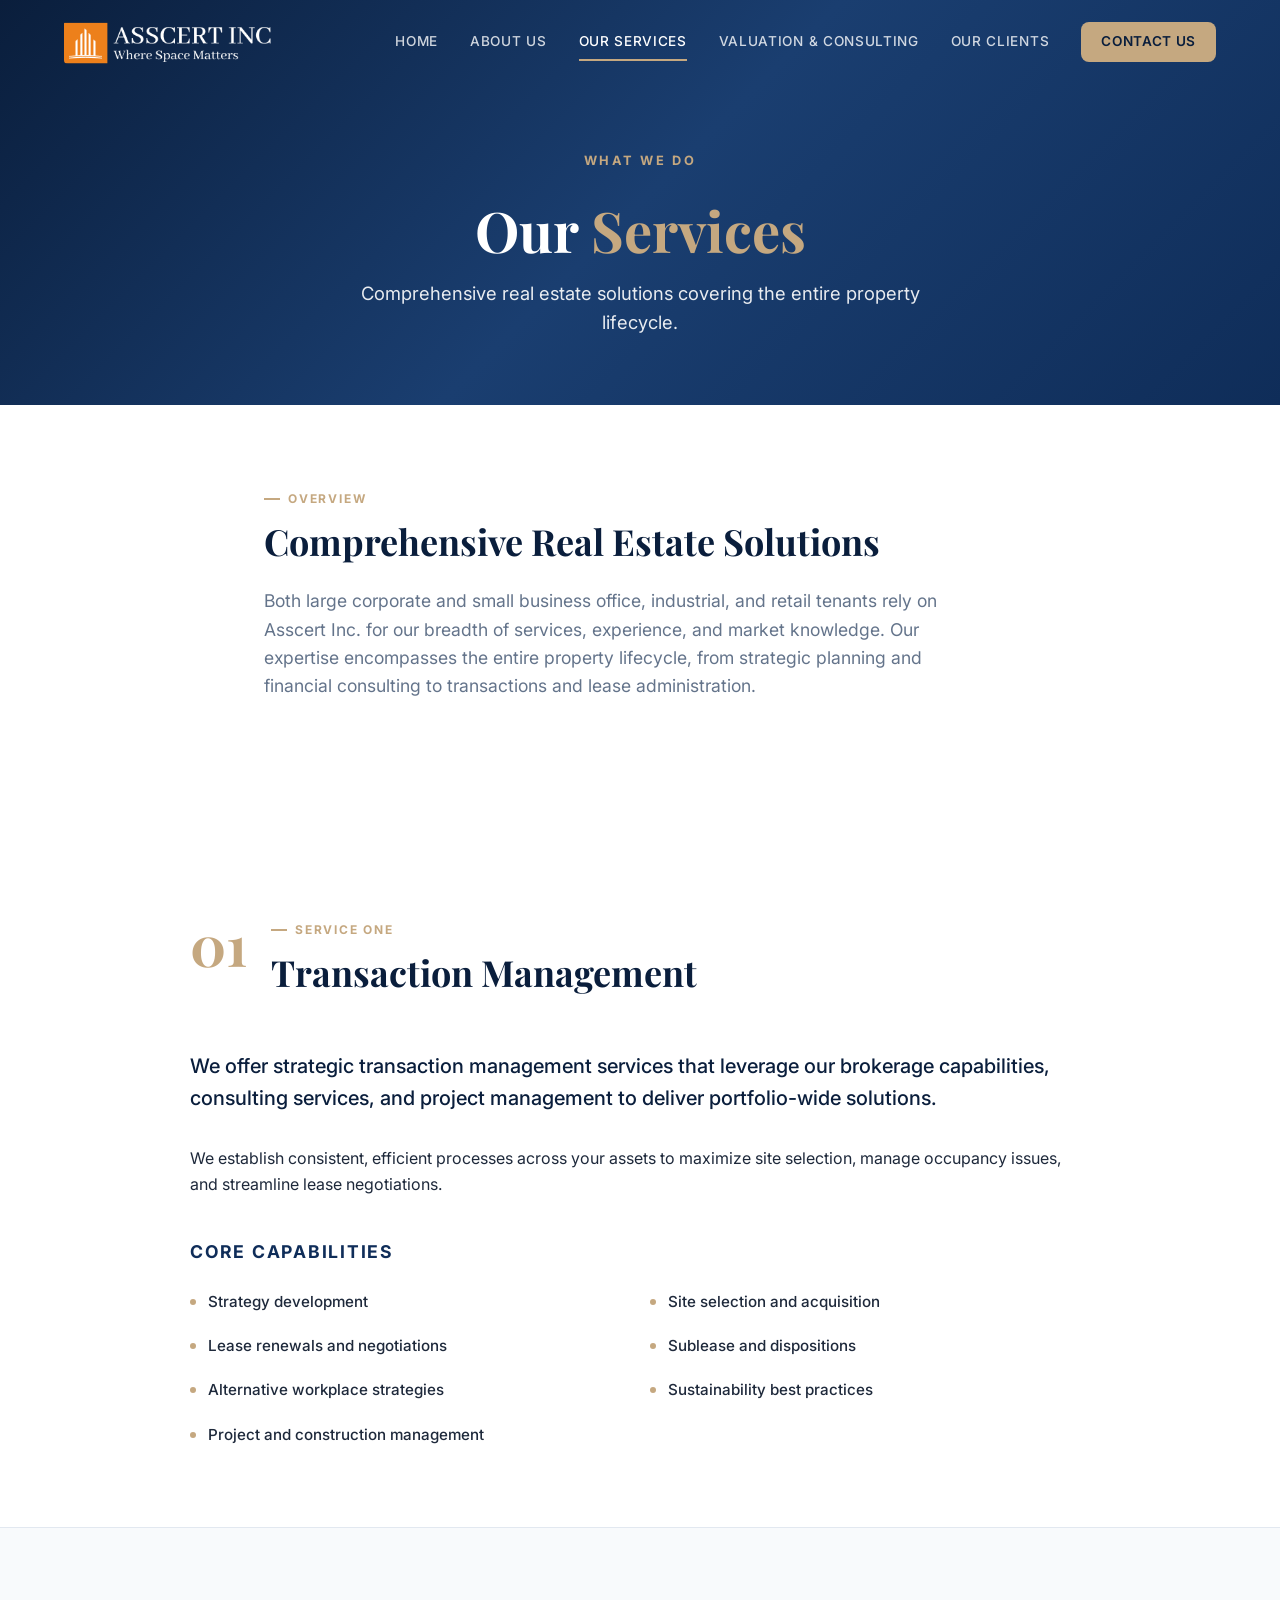
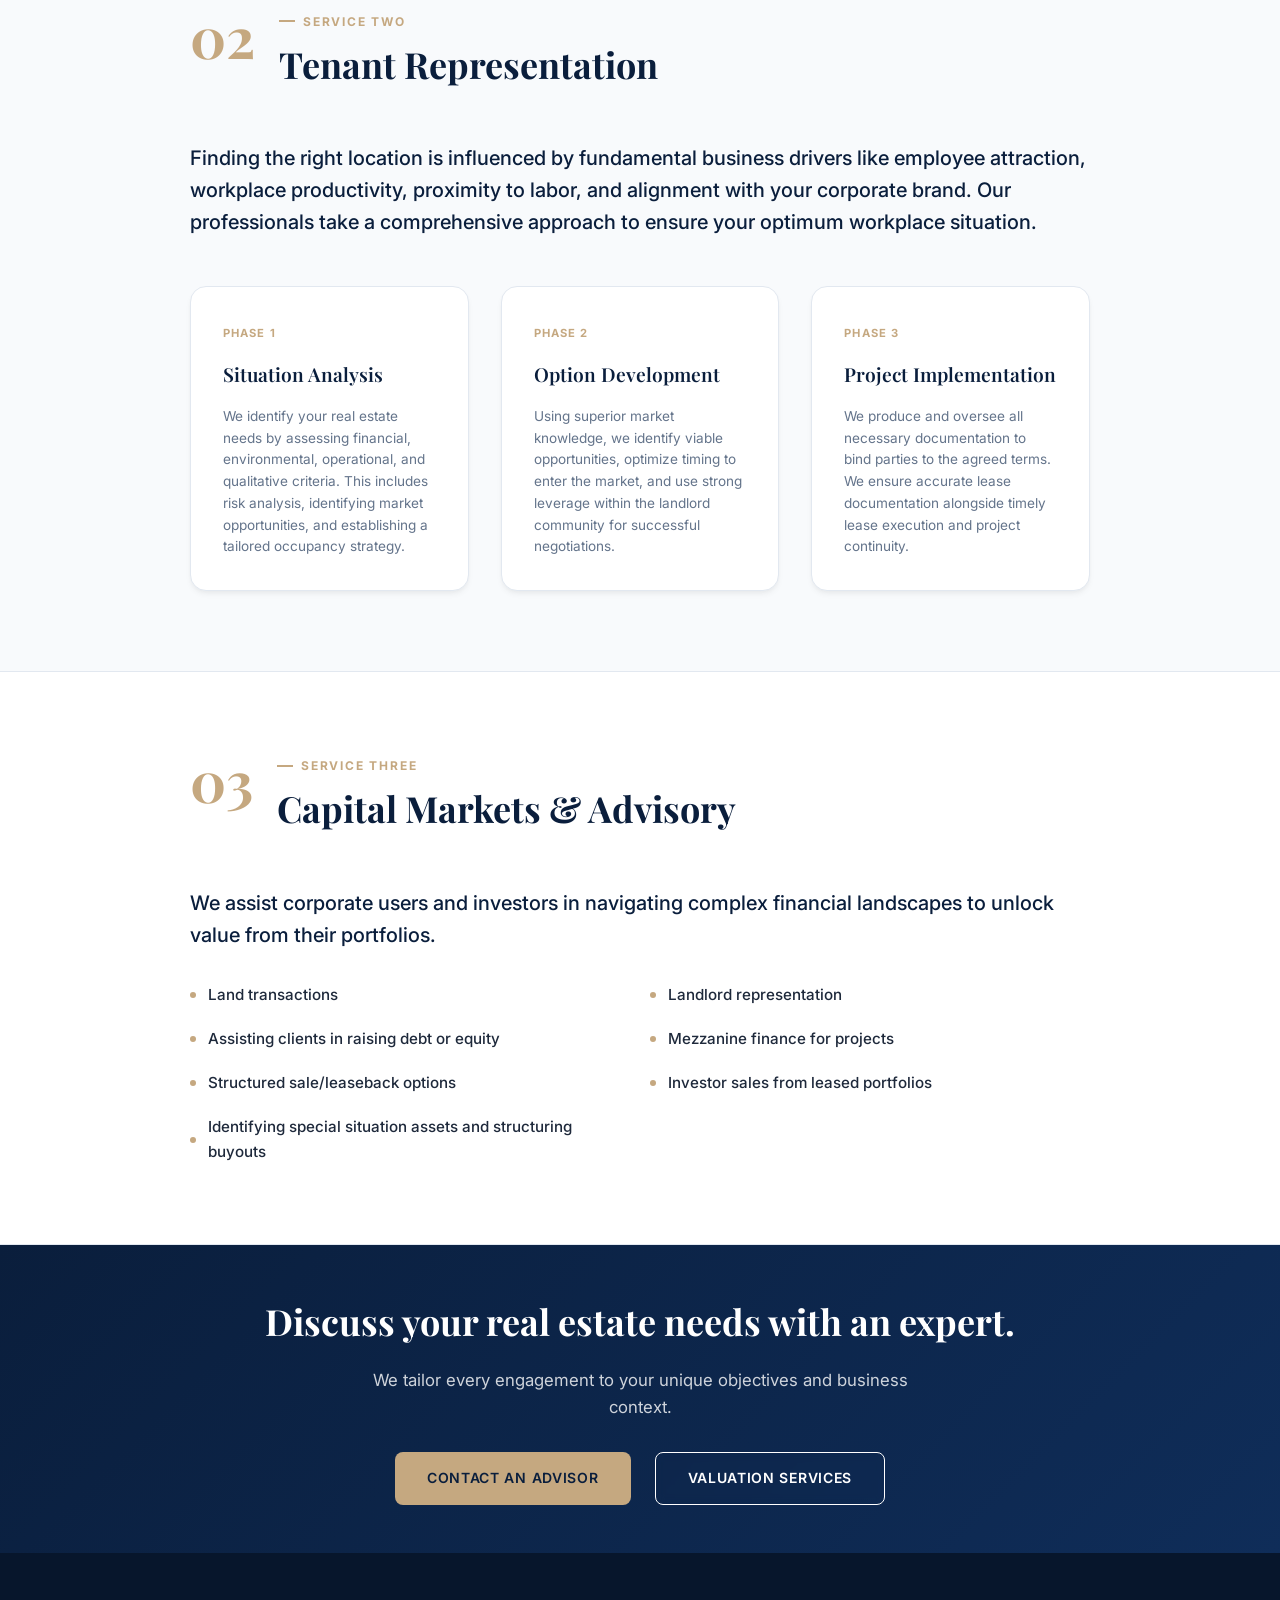
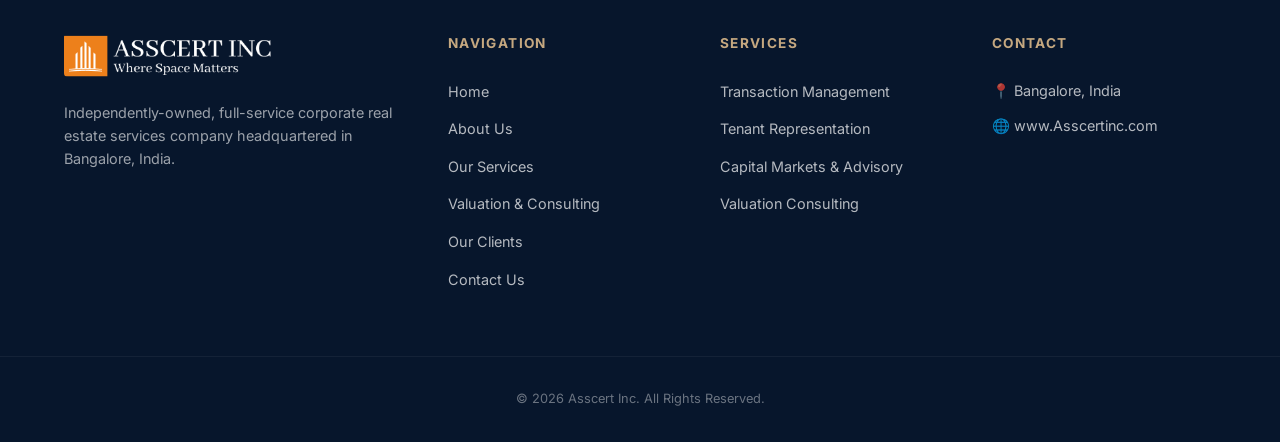
<file: services.html>
<!DOCTYPE html>
<html lang="en">

<head>
  <meta charset="UTF-8" />
  <meta name="viewport" content="width=device-width, initial-scale=1.0" />
  <title>Our Services | Asscert Inc.</title>
  <meta name="description"
    content="Asscert Inc. offers Transaction Management, Tenant Representation, and Capital Markets & Advisory services for corporate real estate occupiers and investors." />
  <link rel="preconnect" href="https://fonts.googleapis.com" />
  <link rel="preconnect" href="https://fonts.gstatic.com" crossorigin />
  <link
    href="https://fonts.googleapis.com/css2?family=Inter:wght@300;400;500;600;700;800&family=Playfair+Display:wght@600;700&display=swap"
    rel="stylesheet" />
  <link rel="stylesheet" href="style.css" />
</head>

<body>

  <!-- NAVBAR -->
  <header class="navbar" id="navbar">
    <div class="nav-container">
      <a href="index.html" class="nav-logo">
        <img src="logo.png" alt="Asscert Inc." class="logo-img" />
      </a>
      <nav class="nav-links" id="nav-links">
        <a href="index.html" class="nav-link">Home</a>
        <a href="about.html" class="nav-link">About Us</a>
        <a href="services.html" class="nav-link active">Our Services</a>
        <a href="valuation.html" class="nav-link">Valuation & Consulting</a>
        <a href="clients.html" class="nav-link">Our Clients</a>
        <a href="index.html#contact" class="nav-link nav-cta">Contact Us</a>
      </nav>
      <button class="hamburger" id="hamburger" aria-label="Toggle menu">
        <span></span><span></span><span></span>
      </button>
    </div>
  </header>

  <!-- PAGE HERO -->
  <section class="page-hero">
    <div class="page-hero-bg gradient-blue">
    </div>
    <div class="page-hero-content">
      <span class="hero-badge">What We Do</span>
      <h1>Our <span class="accent">Services</span></h1>
      <p>Comprehensive real estate solutions covering the entire property lifecycle.</p>
    </div>
  </section>

  <!-- INTRO -->
  <section class="page-section">
    <div class="container narrow">
      <div class="section-header">
        <span class="section-badge">Overview</span>
        <h2 class="section-title">Comprehensive Real Estate Solutions</h2>
        <p class="section-desc">Both large corporate and small business office, industrial, and retail tenants rely on
          Asscert Inc. for our breadth of services, experience, and market knowledge. Our expertise encompasses the
          entire property lifecycle, from strategic planning and financial consulting to transactions and lease
          administration.</p>
      </div>
    </div>
  </section>

  <!-- SERVICE 1: TRANSACTION MANAGEMENT -->
  <section class="service-detail" id="transaction">
    <div class="container">
      <div class="service-detail-inner">
        <div class="service-detail-header">
          <span class="service-num">01</span>
          <div>
            <span class="section-badge">Service One</span>
            <h2 class="section-title">Transaction Management</h2>
          </div>
        </div>
        <p class="service-lead">We offer strategic transaction management services that leverage our brokerage
          capabilities, consulting services, and project management to deliver portfolio-wide solutions.</p>
        <p>We establish consistent, efficient processes across your assets to maximize site selection, manage occupancy
          issues, and streamline lease negotiations.</p>
        <h3 class="capabilities-title">Core Capabilities</h3>
        <div class="capabilities-grid">
          <div class="cap-item">
            <div class="cap-dot"></div>Strategy development
          </div>
          <div class="cap-item">
            <div class="cap-dot"></div>Site selection and acquisition
          </div>
          <div class="cap-item">
            <div class="cap-dot"></div>Lease renewals and negotiations
          </div>
          <div class="cap-item">
            <div class="cap-dot"></div>Sublease and dispositions
          </div>
          <div class="cap-item">
            <div class="cap-dot"></div>Alternative workplace strategies
          </div>
          <div class="cap-item">
            <div class="cap-dot"></div>Sustainability best practices
          </div>
          <div class="cap-item">
            <div class="cap-dot"></div>Project and construction management
          </div>
        </div>
      </div>
    </div>
  </section>

  <!-- SERVICE 2: TENANT REPRESENTATION -->
  <section class="service-detail alt" id="tenant">
    <div class="container">
      <div class="service-detail-inner">
        <div class="service-detail-header">
          <span class="service-num">02</span>
          <div>
            <span class="section-badge">Service Two</span>
            <h2 class="section-title">Tenant Representation</h2>
          </div>
        </div>
        <p class="service-lead">Finding the right location is influenced by fundamental business drivers like employee
          attraction, workplace productivity, proximity to labor, and alignment with your corporate brand. Our
          professionals take a comprehensive approach to ensure your optimum workplace situation.</p>

        <div class="phases-grid">
          <div class="phase-card">
            <div class="phase-label">Phase 1</div>
            <h3>Situation Analysis</h3>
            <p>We identify your real estate needs by assessing financial, environmental, operational, and qualitative
              criteria. This includes risk analysis, identifying market opportunities, and establishing a tailored
              occupancy strategy.</p>
          </div>
          <div class="phase-card">
            <div class="phase-label">Phase 2</div>
            <h3>Option Development</h3>
            <p>Using superior market knowledge, we identify viable opportunities, optimize timing to enter the market,
              and use strong leverage within the landlord community for successful negotiations.</p>
          </div>
          <div class="phase-card">
            <div class="phase-label">Phase 3</div>
            <h3>Project Implementation</h3>
            <p>We produce and oversee all necessary documentation to bind parties to the agreed terms. We ensure
              accurate lease documentation alongside timely lease execution and project continuity.</p>
          </div>
        </div>
      </div>
    </div>
  </section>

  <!-- SERVICE 3: CAPITAL MARKETS -->
  <section class="service-detail" id="capital">
    <div class="container">
      <div class="service-detail-inner">
        <div class="service-detail-header">
          <span class="service-num">03</span>
          <div>
            <span class="section-badge">Service Three</span>
            <h2 class="section-title">Capital Markets & Advisory</h2>
          </div>
        </div>
        <p class="service-lead">We assist corporate users and investors in navigating complex financial landscapes to
          unlock value from their portfolios.</p>
        <div class="capabilities-grid">
          <div class="cap-item">
            <div class="cap-dot"></div>Land transactions
          </div>
          <div class="cap-item">
            <div class="cap-dot"></div>Landlord representation
          </div>
          <div class="cap-item">
            <div class="cap-dot"></div>Assisting clients in raising debt or equity
          </div>
          <div class="cap-item">
            <div class="cap-dot"></div>Mezzanine finance for projects
          </div>
          <div class="cap-item">
            <div class="cap-dot"></div>Structured sale/leaseback options
          </div>
          <div class="cap-item">
            <div class="cap-dot"></div>Investor sales from leased portfolios
          </div>
          <div class="cap-item">
            <div class="cap-dot"></div>Identifying special situation assets and structuring buyouts
          </div>
        </div>
      </div>
    </div>
  </section>

  <!-- CTA BAND -->
  <section class="cta-band">
    <div class="container">
      <h2>Discuss your real estate needs with an expert.</h2>
      <p>We tailor every engagement to your unique objectives and business context.</p>
      <div class="cta-actions">
        <a href="index.html#contact" class="btn btn-primary">Contact an Advisor</a>
        <a href="valuation.html" class="btn btn-ghost">Valuation Services</a>
      </div>
    </div>
  </section>

  <!-- FOOTER -->
  <footer class="footer">
    <div class="footer-top">
      <div class="container">
        <div class="footer-grid">
          <div class="footer-brand">
            <div class="nav-logo">
              <img src="logo.png" alt="Asscert Inc." class="logo-img" />
            </div>
            <p class="footer-desc">Independently-owned, full-service corporate real estate services company
              headquartered in Bangalore, India.</p>
          </div>
          <div class="footer-nav">
            <h4>Navigation</h4>
            <ul>
              <li><a href="index.html">Home</a></li>
              <li><a href="about.html">About Us</a></li>
              <li><a href="services.html">Our Services</a></li>
              <li><a href="valuation.html">Valuation & Consulting</a></li>
              <li><a href="clients.html">Our Clients</a></li>
              <li><a href="index.html#contact">Contact Us</a></li>
            </ul>
          </div>
          <div class="footer-services">
            <h4>Services</h4>
            <ul>
              <li><a href="#transaction">Transaction Management</a></li>
              <li><a href="#tenant">Tenant Representation</a></li>
              <li><a href="#capital">Capital Markets & Advisory</a></li>
              <li><a href="valuation.html">Valuation Consulting</a></li>
            </ul>
          </div>
          <div class="footer-contact">
            <h4>Contact</h4>
            <p>📍 Bangalore, India</p>
            <p>🌐 www.Asscertinc.com</p>
          </div>
        </div>
      </div>
    </div>
    <div class="footer-bottom">
      <div class="container">
        <p>© 2026 Asscert Inc. All Rights Reserved.</p>
      </div>
    </div>
  </footer>

  <script src="script.js"></script>
</body>

</html>
</file>
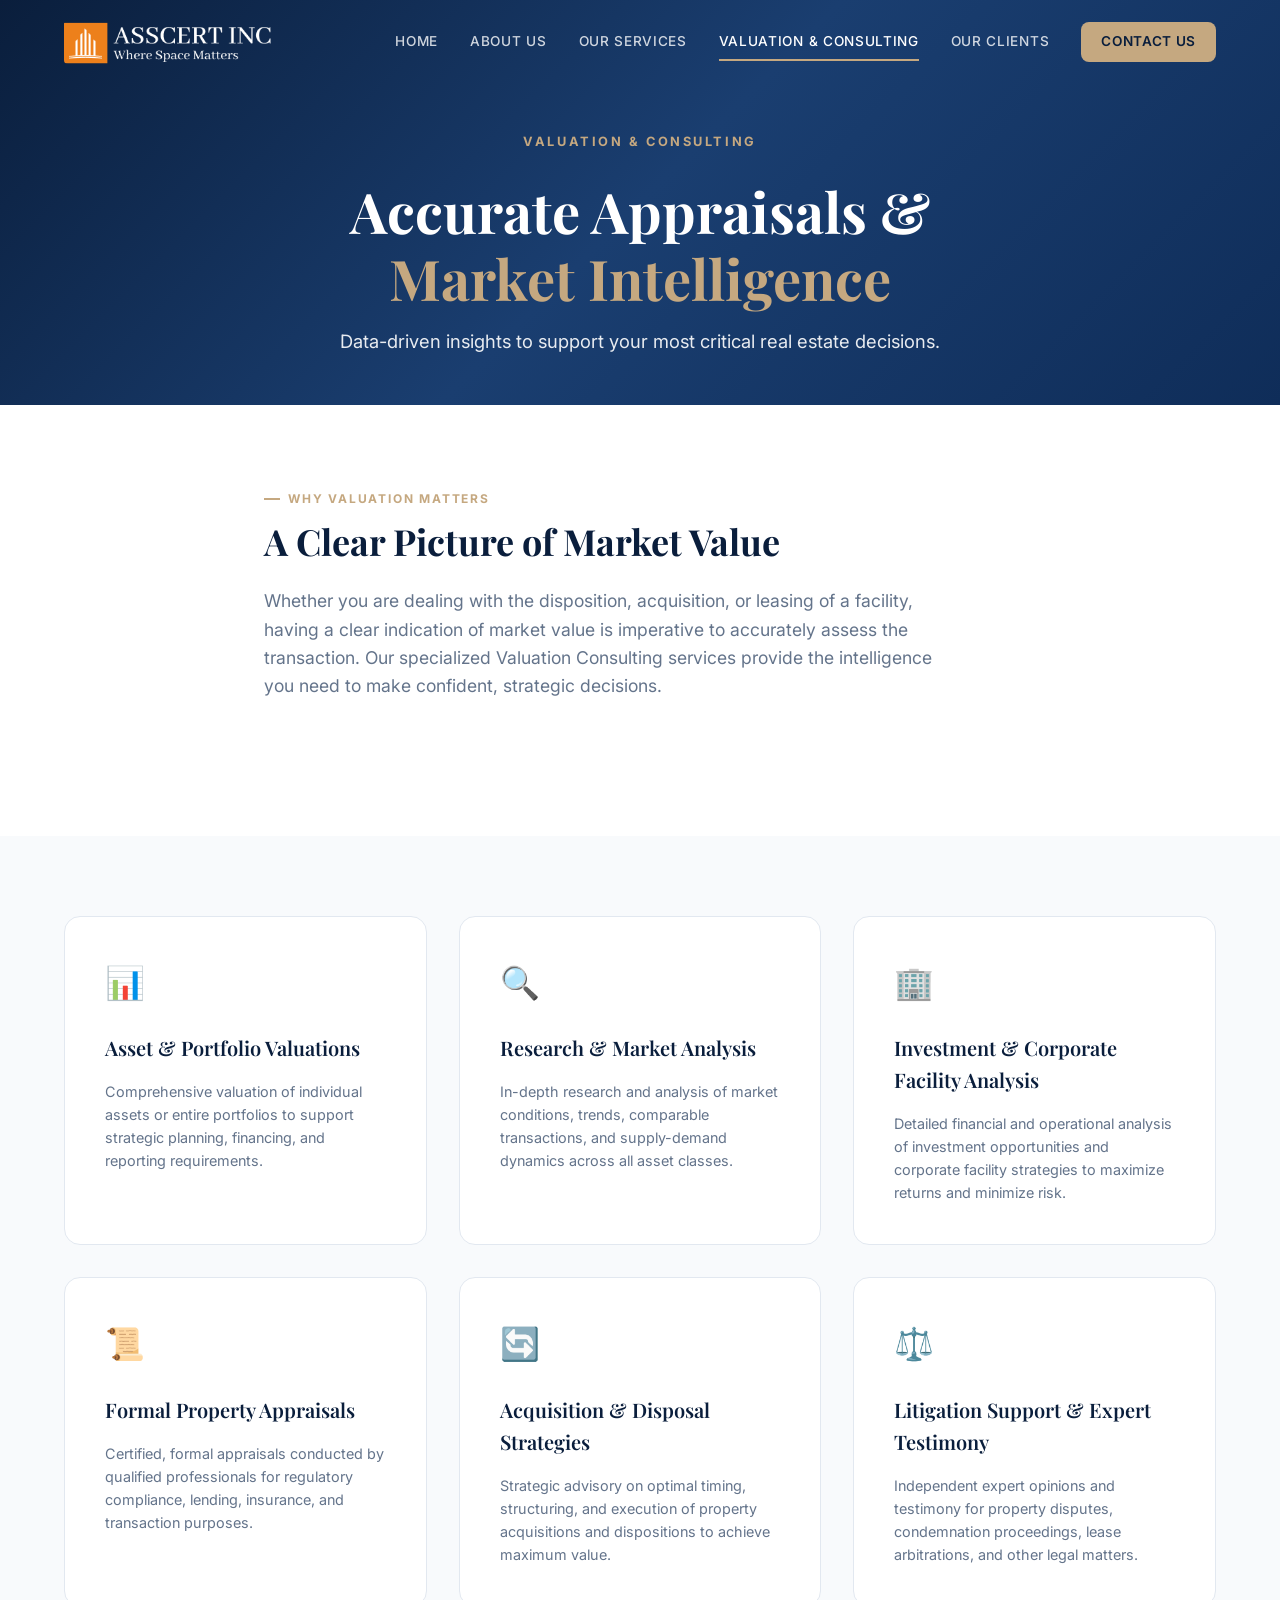
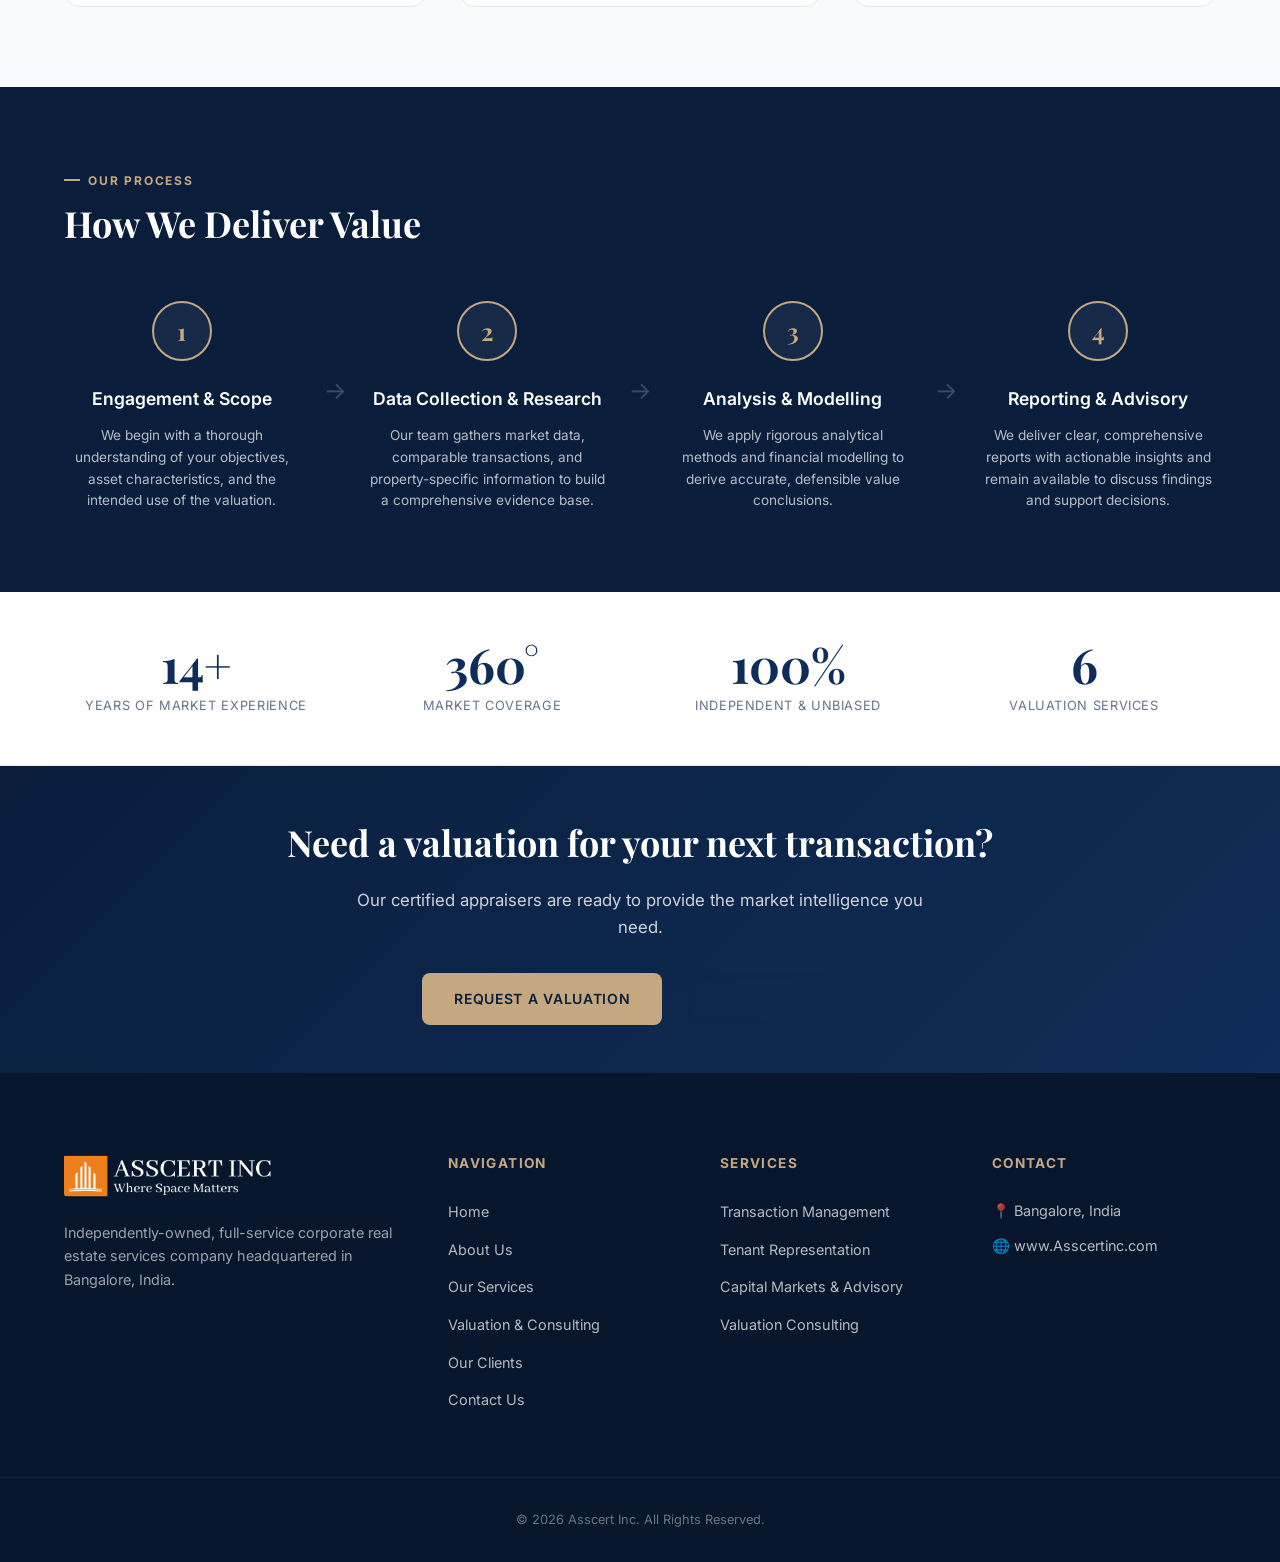
<file: valuation.html>
<!DOCTYPE html>
<html lang="en">

<head>
  <meta charset="UTF-8" />
  <meta name="viewport" content="width=device-width, initial-scale=1.0" />
  <title>Valuation & Consulting | Asscert Inc.</title>
  <meta name="description"
    content="Asscert Inc. provides accurate property appraisals, market intelligence, asset valuations, and litigation support for corporate real estate transactions." />
  <link rel="preconnect" href="https://fonts.googleapis.com" />
  <link rel="preconnect" href="https://fonts.gstatic.com" crossorigin />
  <link
    href="https://fonts.googleapis.com/css2?family=Inter:wght@300;400;500;600;700;800&family=Playfair+Display:wght@600;700&display=swap"
    rel="stylesheet" />
  <link rel="stylesheet" href="style.css" />
</head>

<body>

  <!-- NAVBAR -->
  <header class="navbar" id="navbar">
    <div class="nav-container">
      <a href="index.html" class="nav-logo">
        <img src="logo.png" alt="Asscert Inc." class="logo-img" />
      </a>
      <nav class="nav-links" id="nav-links">
        <a href="index.html" class="nav-link">Home</a>
        <a href="about.html" class="nav-link">About Us</a>
        <a href="services.html" class="nav-link">Our Services</a>
        <a href="valuation.html" class="nav-link active">Valuation & Consulting</a>
        <a href="clients.html" class="nav-link">Our Clients</a>
        <a href="index.html#contact" class="nav-link nav-cta">Contact Us</a>
      </nav>
      <button class="hamburger" id="hamburger" aria-label="Toggle menu">
        <span></span><span></span><span></span>
      </button>
    </div>
  </header>

  <!-- PAGE HERO -->
  <section class="page-hero">
    <div class="page-hero-bg gradient-blue">
    </div>
    <div class="page-hero-content">
      <span class="hero-badge">Valuation & Consulting</span>
      <h1>Accurate Appraisals & <span class="accent">Market Intelligence</span></h1>
      <p>Data-driven insights to support your most critical real estate decisions.</p>
    </div>
  </section>

  <!-- INTRO -->
  <section class="page-section">
    <div class="container narrow">
      <div class="section-header">
        <span class="section-badge">Why Valuation Matters</span>
        <h2 class="section-title">A Clear Picture of Market Value</h2>
        <p class="section-desc">Whether you are dealing with the disposition, acquisition, or leasing of a facility,
          having a clear indication of market value is imperative to accurately assess the transaction. Our specialized
          Valuation Consulting services provide the intelligence you need to make confident, strategic decisions.</p>
      </div>
    </div>
  </section>

  <!-- VALUATION SERVICES GRID -->
  <section class="val-services">
    <div class="container">
      <div class="val-grid">
        <div class="val-card">
          <div class="val-icon">📊</div>
          <h3>Asset & Portfolio Valuations</h3>
          <p>Comprehensive valuation of individual assets or entire portfolios to support strategic planning, financing,
            and reporting requirements.</p>
        </div>
        <div class="val-card">
          <div class="val-icon">🔍</div>
          <h3>Research & Market Analysis</h3>
          <p>In-depth research and analysis of market conditions, trends, comparable transactions, and supply-demand
            dynamics across all asset classes.</p>
        </div>
        <div class="val-card">
          <div class="val-icon">🏢</div>
          <h3>Investment & Corporate Facility Analysis</h3>
          <p>Detailed financial and operational analysis of investment opportunities and corporate facility strategies
            to maximize returns and minimize risk.</p>
        </div>
        <div class="val-card">
          <div class="val-icon">📜</div>
          <h3>Formal Property Appraisals</h3>
          <p>Certified, formal appraisals conducted by qualified professionals for regulatory compliance, lending,
            insurance, and transaction purposes.</p>
        </div>
        <div class="val-card">
          <div class="val-icon">🔄</div>
          <h3>Acquisition & Disposal Strategies</h3>
          <p>Strategic advisory on optimal timing, structuring, and execution of property acquisitions and dispositions
            to achieve maximum value.</p>
        </div>
        <div class="val-card">
          <div class="val-icon">⚖️</div>
          <h3>Litigation Support & Expert Testimony</h3>
          <p>Independent expert opinions and testimony for property disputes, condemnation proceedings, lease
            arbitrations, and other legal matters.</p>
        </div>
      </div>
    </div>
  </section>

  <!-- PROCESS -->
  <section class="process-section">
    <div class="container">
      <div class="section-header light">
        <span class="section-badge inverted">Our Process</span>
        <h2 class="section-title light">How We Deliver Value</h2>
      </div>
      <div class="process-steps">
        <div class="process-step">
          <div class="step-num">1</div>
          <h3>Engagement & Scope</h3>
          <p>We begin with a thorough understanding of your objectives, asset characteristics, and the intended use of
            the valuation.</p>
        </div>
        <div class="process-arrow">→</div>
        <div class="process-step">
          <div class="step-num">2</div>
          <h3>Data Collection & Research</h3>
          <p>Our team gathers market data, comparable transactions, and property-specific information to build a
            comprehensive evidence base.</p>
        </div>
        <div class="process-arrow">→</div>
        <div class="process-step">
          <div class="step-num">3</div>
          <h3>Analysis & Modelling</h3>
          <p>We apply rigorous analytical methods and financial modelling to derive accurate, defensible value
            conclusions.</p>
        </div>
        <div class="process-arrow">→</div>
        <div class="process-step">
          <div class="step-num">4</div>
          <h3>Reporting & Advisory</h3>
          <p>We deliver clear, comprehensive reports with actionable insights and remain available to discuss findings
            and support decisions.</p>
        </div>
      </div>
    </div>
  </section>

  <!-- TRUST INDICATORS -->
  <section class="trust-section">
    <div class="container">
      <div class="trust-grid">
        <div class="trust-item">
          <span class="trust-num">14+</span>
          <span class="trust-label">Years of Market Experience</span>
        </div>
        <div class="trust-item">
          <span class="trust-num">360°</span>
          <span class="trust-label">Market Coverage</span>
        </div>
        <div class="trust-item">
          <span class="trust-num">100%</span>
          <span class="trust-label">Independent & Unbiased</span>
        </div>
        <div class="trust-item">
          <span class="trust-num">6</span>
          <span class="trust-label">Valuation Services</span>
        </div>
      </div>
    </div>
  </section>

  <!-- CTA BAND -->
  <section class="cta-band">
    <div class="container">
      <h2>Need a valuation for your next transaction?</h2>
      <p>Our certified appraisers are ready to provide the market intelligence you need.</p>
      <div class="cta-actions">
        <a href="index.html#contact" class="btn btn-primary">Request a Valuation</a>
        <a href="services.html" class="btn btn-ghost">All Services</a>
      </div>
    </div>
  </section>

  <!-- FOOTER -->
  <footer class="footer">
    <div class="footer-top">
      <div class="container">
        <div class="footer-grid">
          <div class="footer-brand">
            <div class="nav-logo">
              <img src="logo.png" alt="Asscert Inc." class="logo-img" />
            </div>
            <p class="footer-desc">Independently-owned, full-service corporate real estate services company
              headquartered in Bangalore, India.</p>
          </div>
          <div class="footer-nav">
            <h4>Navigation</h4>
            <ul>
              <li><a href="index.html">Home</a></li>
              <li><a href="about.html">About Us</a></li>
              <li><a href="services.html">Our Services</a></li>
              <li><a href="valuation.html">Valuation & Consulting</a></li>
              <li><a href="clients.html">Our Clients</a></li>
              <li><a href="index.html#contact">Contact Us</a></li>
            </ul>
          </div>
          <div class="footer-services">
            <h4>Services</h4>
            <ul>
              <li><a href="services.html#transaction">Transaction Management</a></li>
              <li><a href="services.html#tenant">Tenant Representation</a></li>
              <li><a href="services.html#capital">Capital Markets & Advisory</a></li>
              <li><a href="valuation.html">Valuation Consulting</a></li>
            </ul>
          </div>
          <div class="footer-contact">
            <h4>Contact</h4>
            <p>📍 Bangalore, India</p>
            <p>🌐 www.Asscertinc.com</p>
          </div>
        </div>
      </div>
    </div>
    <div class="footer-bottom">
      <div class="container">
        <p>© 2026 Asscert Inc. All Rights Reserved.</p>
      </div>
    </div>
  </footer>

  <script src="script.js"></script>
</body>

</html>
</file>
<file: style.css>
/* ==========================================================================
   ASCERT INC. - CSS DESIGN SYSTEM & LAYOUT
   ========================================================================== */

/* --- CSS VARIABLES & TOKENS --- */
:root {
  --font-primary: 'Inter', -apple-system, BlinkMacSystemFont, 'Segoe UI', Roboto, sans-serif;
  --font-secondary: 'Playfair Display', Georgia, serif;
  
  /* Color Palette */
  --color-primary: #0F2D59;       /* Deep Trust Navy */
  --color-primary-dark: #0A1E3C;  /* Dark Space Navy */
  --color-primary-light: #1A3E70; /* Active Slate Blue */
  --color-accent: #C5A880;        /* Premium Champagne Gold */
  --color-accent-hover: #B4966E;  /* Darker Gold Hover */
  --color-text-dark: #1E293B;     /* Charcoal for High Contrast text */
  --color-text-muted: #64748B;    /* Muted Slate Grey for body text */
  --color-bg-light: #F8FAFC;      /* Clean Off-white */
  --color-bg-dark: #07162C;       /* Ultra-Dark Navy for Footer/Pillars */
  --color-border: #E2E8F0;        /* Soft Divider */
  --color-white: #FFFFFF;
  --color-success: #10B981;
  
  /* Spacing */
  --spacing-xs: 0.5rem;
  --spacing-sm: 1rem;
  --spacing-md: 1.5rem;
  --spacing-lg: 3rem;
  --spacing-xl: 5rem;
  --spacing-xxl: 8rem;
  
  /* Styling Tokens */
  --border-radius: 8px;
  --border-radius-lg: 16px;
  --transition-smooth: all 0.4s cubic-bezier(0.16, 1, 0.3, 1);
  --transition-fast: all 0.2s ease;
  --shadow-sm: 0 4px 6px -1px rgba(0, 0, 0, 0.05), 0 2px 4px -1px rgba(0, 0, 0, 0.03);
  --shadow-md: 0 10px 15px -3px rgba(0, 0, 0, 0.05), 0 4px 6px -2px rgba(0, 0, 0, 0.02);
  --shadow-lg: 0 20px 25px -5px rgba(0, 0, 0, 0.1), 0 10px 10px -5px rgba(0, 0, 0, 0.04);
}

/* --- RESET & BASIC STYLES --- */
*, *::before, *::after {
  box-sizing: border-box;
  margin: 0;
  padding: 0;
}

html {
  scroll-behavior: smooth;
  font-size: 16px;
}

body {
  font-family: var(--font-primary);
  color: var(--color-text-dark);
  background-color: var(--color-white);
  line-height: 1.6;
  -webkit-font-smoothing: antialiased;
  -moz-osx-font-smoothing: grayscale;
}

a {
  color: inherit;
  text-decoration: none;
  transition: var(--transition-fast);
}

img {
  max-width: 100%;
  display: block;
  object-fit: cover;
}

ul, ol {
  list-style: none;
}

button, input, select, textarea {
  font-family: inherit;
  font-size: inherit;
  border: none;
  outline: none;
  background: none;
}

/* --- GLOBAL UTILITIES & REUSABLE LAYOUTS --- */
.container {
  width: 100%;
  max-width: 1200px;
  margin-left: auto;
  margin-right: auto;
  padding-left: 1.5rem;
  padding-right: 1.5rem;
}

.container.narrow {
  max-width: 800px;
}

.section-badge {
  display: inline-block;
  font-size: 0.75rem;
  font-weight: 700;
  text-transform: uppercase;
  letter-spacing: 0.15em;
  color: var(--color-accent);
  margin-bottom: 0.75rem;
  position: relative;
  padding-left: 1.5rem;
}

.section-badge::before {
  content: "";
  position: absolute;
  left: 0;
  top: 50%;
  transform: translateY(-50%);
  width: 1rem;
  height: 2px;
  background-color: var(--color-accent);
}

.section-badge.inverted {
  color: var(--color-accent);
}

.section-badge.inverted::before {
  background-color: var(--color-accent);
}

.section-title {
  font-family: var(--font-secondary);
  font-size: 2.25rem;
  font-weight: 700;
  color: var(--color-primary-dark);
  line-height: 1.2;
  margin-bottom: 1.5rem;
}

.section-title.light {
  color: var(--color-white);
}

.section-desc {
  font-size: 1.1rem;
  color: var(--color-text-muted);
  max-width: 700px;
  margin-bottom: 3rem;
}

.section-header {
  margin-bottom: 3.5rem;
}

.section-header.center {
  text-align: center;
}

.section-header.center .section-badge {
  padding-left: 0;
}

.section-header.center .section-badge::before {
  display: none;
}

/* --- BUTTONS --- */
.btn {
  display: inline-flex;
  align-items: center;
  justify-content: center;
  padding: 0.875rem 2rem;
  font-size: 0.875rem;
  font-weight: 600;
  letter-spacing: 0.05em;
  text-transform: uppercase;
  border-radius: var(--border-radius);
  transition: var(--transition-smooth);
  cursor: pointer;
  white-space: nowrap;
}

.btn-primary {
  background-color: var(--color-accent);
  color: var(--color-primary-dark);
}

.btn-primary:hover {
  background-color: var(--color-accent-hover);
  transform: translateY(-2px);
  box-shadow: 0 4px 12px rgba(197, 168, 128, 0.3);
}

.btn-ghost {
  border: 1px solid var(--color-white);
  color: var(--color-white);
  backdrop-filter: blur(4px);
}

.btn-ghost:hover {
  background-color: var(--color-white);
  color: var(--color-primary-dark);
  transform: translateY(-2px);
}

.btn-outline {
  border: 1px solid var(--color-primary);
  color: var(--color-primary);
}

.btn-outline:hover {
  background-color: var(--color-primary);
  color: var(--color-white);
  transform: translateY(-2px);
}

.btn.full-width {
  width: 100%;
}

/* --- HEADER & NAVIGATION --- */
.navbar {
  position: fixed;
  top: 0;
  left: 0;
  width: 100%;
  z-index: 1000;
  background-color: transparent;
  transition: var(--transition-smooth);
  padding: 1.25rem 0;
}

.navbar.scrolled {
  background-color: rgba(15, 45, 89, 0.95);
  backdrop-filter: blur(10px);
  box-shadow: var(--shadow-md);
  padding: 0.85rem 0;
}

.nav-container {
  display: flex;
  justify-content: space-between;
  align-items: center;
  max-width: 1200px;
  margin: 0 auto;
  padding: 0 1.5rem;
}

.nav-logo {
  display: flex;
  align-items: center;
  gap: 0.75rem;
  color: var(--color-white);
}

.logo-img {
  height: 44px;
  width: auto;
  object-fit: contain;
  display: block;
  transition: var(--transition-smooth);
  border-radius: 4px;
}

.navbar.scrolled .logo-img {
  height: 38px;
}

.logo-icon {
  display: flex;
  align-items: center;
}

.logo-icon svg {
  width: 48px;
  height: 48px;
  display: block;
  transition: var(--transition-smooth);
}

.navbar.scrolled .logo-icon svg {
  width: 40px;
  height: 40px;
}

.logo-text {
  display: flex;
  flex-direction: column;
}

.logo-name {
  font-family: var(--font-secondary);
  font-size: 1.4rem;
  font-weight: 700;
  letter-spacing: 0.05em;
  line-height: 1.1;
}

.logo-tagline {
  font-size: 0.65rem;
  text-transform: uppercase;
  letter-spacing: 0.15em;
  color: var(--color-accent);
}

.nav-links {
  display: flex;
  align-items: center;
  gap: 2rem;
}

.nav-link {
  color: rgba(255, 255, 255, 0.8);
  font-size: 0.85rem;
  font-weight: 500;
  letter-spacing: 0.05em;
  text-transform: uppercase;
  position: relative;
  padding: 0.5rem 0;
}

.nav-link:hover, .nav-link.active {
  color: var(--color-white);
}

.nav-link::after {
  content: "";
  position: absolute;
  bottom: 0;
  left: 0;
  width: 0;
  height: 2px;
  background-color: var(--color-accent);
  transition: var(--transition-fast);
}

.nav-link:hover::after, .nav-link.active::after {
  width: 100%;
}

.nav-link.nav-cta {
  background-color: var(--color-accent);
  color: var(--color-primary-dark);
  padding: 0.6rem 1.25rem;
  border-radius: var(--border-radius);
  font-weight: 600;
  transition: var(--transition-smooth);
}

.nav-link.nav-cta::after {
  display: none;
}

.nav-link.nav-cta:hover {
  background-color: var(--color-accent-hover);
  color: var(--color-primary-dark);
  transform: translateY(-1px);
}

.hamburger {
  display: none;
  flex-direction: column;
  gap: 6px;
  cursor: pointer;
  z-index: 1001;
}

.hamburger span {
  display: block;
  width: 25px;
  height: 2px;
  background-color: var(--color-white);
  transition: var(--transition-fast);
}

/* --- HERO SECTION --- */
.hero {
  position: relative;
  height: 100vh;
  min-height: 700px;
  display: flex;
  align-items: center;
  color: var(--color-white);
  padding-top: 80px;
  overflow: hidden;
}

.hero-bg {
  position: absolute;
  top: 0;
  left: 0;
  width: 100%;
  height: 100%;
  z-index: -2;
}

.hero-bg.gradient-blue {
  background: linear-gradient(135deg, var(--color-primary-dark) 0%, var(--color-primary-light) 50%, var(--color-primary) 100%);
}

.hero-img {
  width: 100%;
  height: 100%;
  object-fit: cover;
  animation: slowZoom 20s infinite alternate;
}

.hero-overlay {
  position: absolute;
  top: 0;
  left: 0;
  width: 100%;
  height: 100%;
  background: linear-gradient(135deg, rgba(7, 22, 44, 0.45) 0%, rgba(15, 45, 89, 0.3) 100%);
  z-index: -1;
}

.hero-content {
  max-width: 800px;
  margin: 0 auto;
  padding: 0 1.5rem;
  text-align: center;
  z-index: 2;
}

.hero-badge {
  display: inline-block;
  font-size: 0.8rem;
  font-weight: 700;
  text-transform: uppercase;
  letter-spacing: 0.2em;
  color: var(--color-accent);
  margin-bottom: 1.5rem;
  animation: fadeInUp 1s ease forwards;
}

.hero-headline {
  font-family: var(--font-secondary);
  font-size: 4.5rem;
  font-weight: 700;
  line-height: 1.1;
  margin-bottom: 1.5rem;
  animation: fadeInUp 1s ease 0.2s forwards;
  opacity: 0;
  text-shadow: 0 4px 12px rgba(0, 0, 0, 0.5);
}

.hero-headline .accent {
  color: var(--color-accent);
}

.hero-sub {
  font-size: 1.25rem;
  font-weight: 300;
  line-height: 1.6;
  max-width: 650px;
  margin: 0 auto 2.5rem;
  color: rgba(255, 255, 255, 0.9);
  animation: fadeInUp 1s ease 0.4s forwards;
  opacity: 0;
  text-shadow: 0 2px 8px rgba(0, 0, 0, 0.5);
}

.hero-actions {
  display: flex;
  gap: 1.5rem;
  justify-content: center;
  animation: fadeInUp 1s ease 0.6s forwards;
  opacity: 0;
  margin-bottom: 4rem;
}

.hero-stats {
  display: inline-flex;
  align-items: center;
  gap: 2.5rem;
  background-color: rgba(255, 255, 255, 0.05);
  border: 1px solid rgba(255, 255, 255, 0.1);
  padding: 1.25rem 3rem;
  border-radius: var(--border-radius-lg);
  backdrop-filter: blur(10px);
  animation: fadeInUp 1s ease 0.8s forwards;
  opacity: 0;
}

.stat {
  display: flex;
  flex-direction: column;
  align-items: center;
}

.stat-num {
  font-family: var(--font-secondary);
  font-size: 1.75rem;
  font-weight: 700;
  color: var(--color-accent);
  line-height: 1.2;
}

.stat-label {
  font-size: 0.7rem;
  text-transform: uppercase;
  letter-spacing: 0.1em;
  color: rgba(255, 255, 255, 0.7);
  margin-top: 0.25rem;
}

.stat-divider {
  width: 1px;
  height: 35px;
  background-color: rgba(255, 255, 255, 0.15);
}

.hero-scroll-indicator {
  position: absolute;
  bottom: 2rem;
  left: 50%;
  transform: translateX(-50%);
  display: flex;
  flex-direction: column;
  align-items: center;
  gap: 0.5rem;
  font-size: 0.75rem;
  text-transform: uppercase;
  letter-spacing: 0.15em;
  color: rgba(255, 255, 255, 0.5);
  z-index: 2;
}

.scroll-arrow {
  animation: bounce 2s infinite;
  font-size: 1rem;
}

/* --- WELCOME / INTRODUCTION STRIP --- */
.welcome-strip {
  padding: var(--spacing-xl) 0;
  background-color: var(--color-white);
  position: relative;
  overflow: hidden;
}

.welcome-grid {
  display: grid;
  grid-template-columns: 1.1fr 0.9fr;
  gap: 4rem;
  align-items: center;
}

.welcome-text p {
  font-size: 1.05rem;
  color: var(--color-text-muted);
  margin-bottom: 1.5rem;
}

.welcome-text p:first-of-type {
  font-size: 1.2rem;
  color: var(--color-primary-dark);
  font-weight: 500;
  line-height: 1.6;
}

.welcome-text .btn {
  margin-top: 1rem;
}

.welcome-visual {
  position: relative;
  border-radius: var(--border-radius-lg);
  overflow: visible;
  box-shadow: var(--shadow-lg);
}

.welcome-img {
  width: 100%;
  border-radius: var(--border-radius-lg);
  aspect-ratio: 4/3;
  object-fit: cover;
}

.welcome-card {
  position: absolute;
  bottom: -2rem;
  left: -2rem;
  background-color: var(--color-primary-dark);
  color: var(--color-white);
  padding: 1.5rem;
  border-radius: var(--border-radius);
  display: flex;
  align-items: center;
  gap: 1rem;
  box-shadow: var(--shadow-lg);
  max-width: 320px;
}

.welcome-card-icon {
  font-size: 2rem;
  color: var(--color-accent);
}

.welcome-card strong {
  display: block;
  font-size: 0.95rem;
  letter-spacing: 0.05em;
  margin-bottom: 0.25rem;
}

.welcome-card p {
  font-size: 0.75rem;
  color: rgba(255, 255, 255, 0.7);
}

/* --- SERVICES OVERVIEW SECTION --- */
.services-overview {
  padding: var(--spacing-xl) 0;
  background-color: var(--color-bg-light);
}

.services-grid {
  display: grid;
  grid-template-columns: repeat(3, 1fr);
  gap: 2rem;
}

.service-card {
  background-color: var(--color-white);
  border: 1px solid var(--color-border);
  border-radius: var(--border-radius-lg);
  padding: 2.5rem;
  transition: var(--transition-smooth);
  position: relative;
  overflow: hidden;
  display: flex;
  flex-direction: column;
}

.service-card::before {
  content: "";
  position: absolute;
  top: 0;
  left: 0;
  width: 4px;
  height: 100%;
  background-color: var(--color-accent);
  transform: scaleY(0);
  transition: var(--transition-smooth);
  transform-origin: bottom;
}

.service-card:hover {
  transform: translateY(-10px);
  box-shadow: var(--shadow-lg);
  border-color: transparent;
}

.service-card:hover::before {
  transform: scaleY(1);
}

.service-card.featured {
  background-color: var(--color-primary-dark);
  color: var(--color-white);
  border: none;
}

.service-card.featured::before {
  background-color: var(--color-accent);
  transform: scaleY(1);
}

.service-card.featured:hover {
  background-color: var(--color-primary);
}

.service-icon {
  font-size: 2.5rem;
  margin-bottom: 1.5rem;
}

.service-card h3 {
  font-size: 1.35rem;
  font-family: var(--font-secondary);
  font-weight: 600;
  margin-bottom: 1rem;
}

.service-card.featured h3 {
  color: var(--color-white);
}

.service-card p {
  color: var(--color-text-muted);
  font-size: 0.95rem;
  margin-bottom: 2rem;
  flex-grow: 1;
}

.service-card.featured p {
  color: rgba(255, 255, 255, 0.8);
}

.card-link {
  font-size: 0.85rem;
  font-weight: 700;
  letter-spacing: 0.05em;
  text-transform: uppercase;
  color: var(--color-primary);
  display: inline-flex;
  align-items: center;
}

.service-card.featured .card-link {
  color: var(--color-accent);
}

.service-card:hover .card-link {
  color: var(--color-accent-hover);
}

/* --- WHY PARTNER WITH US PILLARS --- */
.why-us {
  padding: var(--spacing-xl) 0;
  background-color: var(--color-bg-dark);
  color: var(--color-white);
}

.pillars-grid {
  display: grid;
  grid-template-columns: repeat(3, 1fr);
  gap: 2.5rem;
}

.pillar {
  position: relative;
  padding: 2.5rem;
  background-color: rgba(255, 255, 255, 0.03);
  border: 1px solid rgba(255, 255, 255, 0.05);
  border-radius: var(--border-radius-lg);
  transition: var(--transition-smooth);
}

.pillar.light {
  background-color: var(--color-bg-light);
  border-color: var(--color-border);
  color: var(--color-text-dark);
}

.pillar:hover {
  transform: translateY(-5px);
  background-color: rgba(255, 255, 255, 0.06);
  border-color: rgba(255, 255, 255, 0.1);
}

.pillar.light:hover {
  background-color: var(--color-white);
  border-color: var(--color-accent);
  box-shadow: var(--shadow-lg);
}

.pillar-number {
  font-family: var(--font-secondary);
  font-size: 3rem;
  font-weight: 700;
  color: rgba(197, 168, 128, 0.3);
  line-height: 1;
  margin-bottom: 1rem;
}

.pillar h3 {
  font-size: 1.25rem;
  font-family: var(--font-primary);
  font-weight: 600;
  margin-bottom: 1rem;
}

.pillar.light h3 {
  color: var(--color-primary-dark);
}

.pillar p {
  color: rgba(255, 255, 255, 0.7);
  font-size: 0.95rem;
  line-height: 1.6;
}

.pillar.light p {
  color: var(--color-text-muted);
}

/* --- VALUATION TEASER SECTION --- */
.valuation-teaser {
  padding: var(--spacing-xl) 0;
  background-color: var(--color-white);
}

.valuation-inner {
  display: grid;
  grid-template-columns: 1.1fr 0.9fr;
  gap: 4rem;
  align-items: center;
}

.valuation-content .section-title {
  margin-bottom: 1.5rem;
}

.valuation-content p {
  font-size: 1.05rem;
  color: var(--color-text-muted);
  margin-bottom: 2rem;
}

.check-list {
  display: grid;
  grid-template-columns: repeat(2, 1fr);
  gap: 1rem;
  margin-bottom: 2.5rem;
}

.check-list li {
  font-size: 0.95rem;
  font-weight: 500;
  color: var(--color-text-dark);
  position: relative;
  padding-left: 1.75rem;
}

.check-list li::before {
  content: "✓";
  position: absolute;
  left: 0;
  color: var(--color-accent);
  font-weight: 700;
  font-size: 1.1rem;
}

.valuation-metrics {
  display: grid;
  grid-template-columns: repeat(2, 1fr);
  gap: 1.5rem;
}

.metric-card {
  background-color: var(--color-bg-light);
  border: 1px solid var(--color-border);
  padding: 2rem;
  border-radius: var(--border-radius-lg);
  text-align: center;
  transition: var(--transition-smooth);
}

.metric-card:hover {
  transform: scale(1.03);
  border-color: var(--color-accent);
  box-shadow: var(--shadow-md);
}

.metric-val {
  display: block;
  font-family: var(--font-secondary);
  font-size: 2.5rem;
  font-weight: 700;
  color: var(--color-primary);
  margin-bottom: 0.5rem;
}

.metric-lbl {
  font-size: 0.75rem;
  text-transform: uppercase;
  letter-spacing: 0.1em;
  color: var(--color-text-muted);
}

/* --- CONTACT SECTION --- */
.contact {
  padding: var(--spacing-xl) 0;
  background-color: var(--color-bg-light);
}

.contact-grid {
  display: grid;
  grid-template-columns: 1.2fr 0.8fr;
  gap: 4rem;
  align-items: start;
}

.contact-form {
  background-color: var(--color-white);
  padding: 3rem;
  border-radius: var(--border-radius-lg);
  box-shadow: var(--shadow-lg);
}

.form-row {
  display: grid;
  grid-template-columns: repeat(2, 1fr);
  gap: 1.5rem;
  margin-bottom: 1.5rem;
}

.form-group {
  margin-bottom: 1.5rem;
}

.form-group label {
  display: block;
  font-size: 0.8rem;
  font-weight: 600;
  text-transform: uppercase;
  letter-spacing: 0.05em;
  color: var(--color-text-dark);
  margin-bottom: 0.5rem;
}

.form-group input, 
.form-group select, 
.form-group textarea {
  width: 100%;
  padding: 0.875rem 1rem;
  background-color: var(--color-bg-light);
  border: 1px solid var(--color-border);
  border-radius: var(--border-radius);
  font-size: 0.95rem;
  transition: var(--transition-fast);
}

.form-group input:focus, 
.form-group select:focus, 
.form-group textarea:focus {
  border-color: var(--color-accent);
  background-color: var(--color-white);
  box-shadow: 0 0 0 3px rgba(197, 168, 128, 0.1);
}

.contact-info {
  display: flex;
  flex-direction: column;
  gap: 2rem;
}

.info-card {
  display: flex;
  gap: 1.5rem;
  background-color: var(--color-white);
  padding: 1.5rem;
  border-radius: var(--border-radius-lg);
  box-shadow: var(--shadow-sm);
  border: 1px solid var(--color-border);
}

.info-icon {
  font-size: 2rem;
  line-height: 1.2;
}

.info-card strong {
  display: block;
  font-size: 0.95rem;
  color: var(--color-primary-dark);
  margin-bottom: 0.25rem;
}

.info-card p {
  font-size: 0.9rem;
  color: var(--color-text-muted);
}

.contact-philosophy {
  background-color: var(--color-primary-dark);
  color: var(--color-white);
  padding: 2rem;
  border-radius: var(--border-radius-lg);
  margin-top: 1rem;
}

.contact-philosophy h3 {
  font-family: var(--font-secondary);
  font-size: 1.25rem;
  color: var(--color-accent);
  margin-bottom: 1rem;
}

.contact-philosophy p {
  font-size: 0.9rem;
  color: rgba(255, 255, 255, 0.8);
  line-height: 1.6;
}

/* --- PAGE HERO & GENERAL INNER PAGES --- */
.page-hero {
  position: relative;
  height: 45vh;
  min-height: 350px;
  display: flex;
  align-items: center;
  color: var(--color-white);
  padding-top: 80px;
  overflow: hidden;
}

.page-hero-bg {
  position: absolute;
  top: 0;
  left: 0;
  width: 100%;
  height: 100%;
  z-index: -2;
}

.page-hero-bg.gradient-blue {
  background: linear-gradient(135deg, var(--color-primary-dark) 0%, var(--color-primary-light) 50%, var(--color-primary) 100%);
}

.page-hero-bg img {
  width: 100%;
  height: 100%;
  object-fit: cover;
}

.page-hero-content {
  max-width: 800px;
  margin: 0 auto;
  padding: 0 1.5rem;
  text-align: center;
  z-index: 2;
}

.page-hero h1 {
  font-family: var(--font-secondary);
  font-size: 3.5rem;
  font-weight: 700;
  margin-bottom: 1rem;
  line-height: 1.2;
}

.page-hero h1 .accent {
  color: var(--color-accent);
}

.page-hero p {
  font-size: 1.15rem;
  color: rgba(255, 255, 255, 0.9);
  max-width: 600px;
  margin: 0 auto;
}

.page-section {
  padding: var(--spacing-xl) 0;
}

.two-col {
  display: grid;
  grid-template-columns: 1fr 1fr;
  gap: 4rem;
  align-items: center;
}

.col-content p {
  font-size: 1.05rem;
  color: var(--color-text-muted);
  margin-bottom: 1.5rem;
}

.col-content p:first-of-type {
  font-size: 1.15rem;
  color: var(--color-primary-dark);
  font-weight: 500;
}

/* --- ABOUT US SPECIFIC --- */
.timeline {
  display: flex;
  flex-direction: column;
  gap: 2rem;
  position: relative;
  padding-left: 2rem;
}

.timeline::before {
  content: "";
  position: absolute;
  left: 7px;
  top: 0;
  bottom: 0;
  width: 2px;
  background-color: var(--color-border);
}

.timeline-item {
  position: relative;
}

.timeline-item::before {
  content: "";
  position: absolute;
  left: -2rem;
  top: 0.5rem;
  width: 16px;
  height: 16px;
  border-radius: 50%;
  background-color: var(--color-accent);
  border: 4px solid var(--color-white);
  z-index: 2;
}

.tl-year {
  font-family: var(--font-secondary);
  font-size: 1.25rem;
  font-weight: 700;
  color: var(--color-primary);
  margin-bottom: 0.25rem;
}

.tl-content strong {
  display: block;
  font-size: 0.95rem;
  color: var(--color-text-dark);
  margin-bottom: 0.25rem;
}

.tl-content p {
  font-size: 0.85rem;
  color: var(--color-text-muted);
}

.philosophy-section {
  background-color: var(--color-bg-dark);
  padding: var(--spacing-xl) 0;
  color: var(--color-white);
  text-align: center;
}

.philosophy-inner {
  max-width: 800px;
  margin: 0 auto;
}

.philosophy-text {
  font-size: 1.2rem;
  line-height: 1.8;
  color: rgba(255, 255, 255, 0.9);
  margin-bottom: 2.5rem;
}

.philosophy-quote {
  font-family: var(--font-secondary);
  font-size: 1.5rem;
  font-style: italic;
  color: var(--color-accent);
}

.cta-band {
  background: linear-gradient(135deg, var(--color-primary-dark) 0%, var(--color-primary) 100%);
  color: var(--color-white);
  text-align: center;
  padding: var(--spacing-lg) 0;
}

.cta-band h2 {
  font-family: var(--font-secondary);
  font-size: 2.25rem;
  margin-bottom: 1rem;
}

.cta-band p {
  color: rgba(255, 255, 255, 0.8);
  font-size: 1.05rem;
  max-width: 600px;
  margin: 0 auto 2rem;
}

.cta-actions {
  display: flex;
  gap: 1.5rem;
  justify-content: center;
}

/* --- SERVICES DETAIL PAGE --- */
.service-detail {
  padding: var(--spacing-xl) 0;
  border-bottom: 1px solid var(--color-border);
}

.service-detail.alt {
  background-color: var(--color-bg-light);
}

.service-detail-inner {
  max-width: 900px;
  margin: 0 auto;
}

.service-detail-header {
  display: flex;
  align-items: flex-start;
  gap: 1.5rem;
  margin-bottom: 2rem;
}

.service-num {
  font-family: var(--font-secondary);
  font-size: 3.5rem;
  font-weight: 700;
  color: var(--color-accent);
  line-height: 1;
}

.service-lead {
  font-size: 1.25rem;
  font-weight: 500;
  color: var(--color-primary-dark);
  line-height: 1.6;
  margin-bottom: 2rem;
}

.capabilities-title {
  font-size: 1.1rem;
  font-weight: 700;
  text-transform: uppercase;
  letter-spacing: 0.1em;
  color: var(--color-primary);
  margin: 2.5rem 0 1.5rem;
}

.capabilities-grid {
  display: grid;
  grid-template-columns: repeat(2, 1fr);
  gap: 1.25rem;
}

.cap-item {
  display: flex;
  align-items: center;
  gap: 0.75rem;
  font-size: 0.95rem;
  font-weight: 500;
}

.cap-dot {
  width: 6px;
  height: 6px;
  border-radius: 50%;
  background-color: var(--color-accent);
}

.phases-grid {
  display: grid;
  grid-template-columns: repeat(3, 1fr);
  gap: 2rem;
  margin-top: 3rem;
}

.phase-card {
  background-color: var(--color-white);
  border: 1px solid var(--color-border);
  padding: 2rem;
  border-radius: var(--border-radius-lg);
  box-shadow: var(--shadow-sm);
  transition: var(--transition-smooth);
}

.phase-card:hover {
  transform: translateY(-5px);
  border-color: var(--color-accent);
  box-shadow: var(--shadow-lg);
}

.phase-label {
  display: inline-block;
  font-size: 0.7rem;
  font-weight: 700;
  text-transform: uppercase;
  letter-spacing: 0.1em;
  color: var(--color-accent);
  margin-bottom: 1rem;
}

.phase-card h3 {
  font-family: var(--font-secondary);
  font-size: 1.2rem;
  font-weight: 600;
  color: var(--color-primary-dark);
  margin-bottom: 1rem;
}

.phase-card p {
  font-size: 0.85rem;
  color: var(--color-text-muted);
  line-height: 1.6;
}

/* --- VALUATION & CONSULTING PAGE SPECIFIC --- */
.val-services {
  padding: var(--spacing-xl) 0;
  background-color: var(--color-bg-light);
}

.val-grid {
  display: grid;
  grid-template-columns: repeat(3, 1fr);
  gap: 2rem;
}

.val-card {
  background-color: var(--color-white);
  border: 1px solid var(--color-border);
  padding: 2.5rem;
  border-radius: var(--border-radius-lg);
  transition: var(--transition-smooth);
}

.val-card:hover {
  transform: translateY(-10px);
  border-color: var(--color-accent);
  box-shadow: var(--shadow-lg);
}

.val-icon {
  font-size: 2rem;
  margin-bottom: 1.5rem;
}

.val-card h3 {
  font-family: var(--font-secondary);
  font-size: 1.25rem;
  font-weight: 600;
  color: var(--color-primary-dark);
  margin-bottom: 1rem;
}

.val-card p {
  font-size: 0.9rem;
  color: var(--color-text-muted);
  line-height: 1.6;
}

.process-section {
  padding: var(--spacing-xl) 0;
  background-color: var(--color-primary-dark);
  color: var(--color-white);
}

.process-steps {
  display: flex;
  justify-content: space-between;
  align-items: flex-start;
  gap: 1.5rem;
  margin-top: 3.5rem;
}

.process-step {
  flex: 1;
  text-align: center;
}

.step-num {
  width: 60px;
  height: 60px;
  background-color: rgba(255, 255, 255, 0.05);
  border: 2px solid var(--color-accent);
  border-radius: 50%;
  display: flex;
  align-items: center;
  justify-content: center;
  font-family: var(--font-secondary);
  font-size: 1.5rem;
  font-weight: 700;
  color: var(--color-accent);
  margin: 0 auto 1.5rem;
}

.process-step h3 {
  font-size: 1.1rem;
  font-weight: 600;
  margin-bottom: 0.75rem;
}

.process-step p {
  font-size: 0.85rem;
  color: rgba(255, 255, 255, 0.7);
  line-height: 1.6;
}

.process-arrow {
  font-size: 1.5rem;
  color: rgba(255, 255, 255, 0.2);
  align-self: center;
  margin-top: -30px;
}

.trust-section {
  padding: var(--spacing-lg) 0;
  border-bottom: 1px solid var(--color-border);
}

.trust-grid {
  display: grid;
  grid-template-columns: repeat(4, 1fr);
  gap: 2rem;
  text-align: center;
}

.trust-item {
  display: flex;
  flex-direction: column;
}

.trust-num {
  font-family: var(--font-secondary);
  font-size: 3rem;
  font-weight: 700;
  color: var(--color-primary);
  line-height: 1;
  margin-bottom: 0.5rem;
}

.trust-label {
  font-size: 0.8rem;
  text-transform: uppercase;
  letter-spacing: 0.05em;
  color: var(--color-text-muted);
}

/* --- FOOTER --- */
.footer {
  background-color: var(--color-bg-dark);
  color: var(--color-white);
  padding-top: 5rem;
}

.footer-top {
  border-bottom: 1px solid rgba(255, 255, 255, 0.05);
  padding-bottom: 4rem;
}

.footer-grid {
  display: grid;
  grid-template-columns: 1.5fr 1fr 1fr 1fr;
  gap: 3rem;
}

.footer-brand .nav-logo {
  margin-bottom: 1.5rem;
}

.footer-desc {
  font-size: 0.9rem;
  color: rgba(255, 255, 255, 0.6);
  line-height: 1.6;
}

.footer-grid h4 {
  font-size: 0.85rem;
  font-weight: 700;
  text-transform: uppercase;
  letter-spacing: 0.1em;
  color: var(--color-accent);
  margin-bottom: 1.5rem;
}

.footer-grid ul {
  display: flex;
  flex-direction: column;
  gap: 0.75rem;
}

.footer-grid ul a {
  font-size: 0.9rem;
  color: rgba(255, 255, 255, 0.7);
}

.footer-grid ul a:hover {
  color: var(--color-white);
  padding-left: 4px;
}

.footer-contact p {
  font-size: 0.9rem;
  color: rgba(255, 255, 255, 0.7);
  margin-bottom: 0.75rem;
}

.footer-bottom {
  padding: 2rem 0;
  text-align: center;
  font-size: 0.8rem;
  color: rgba(255, 255, 255, 0.4);
}

/* --- CLIENTS GRID --- */
.clients-grid {
  display: grid;
  grid-template-columns: repeat(auto-fill, minmax(180px, 1fr));
  gap: 1rem;
  margin-top: 3rem;
}

.client-card {
  display: flex;
  align-items: center;
  justify-content: center;
  padding: 1rem 1.25rem;
  background-color: var(--color-white);
  border: 1.5px solid var(--color-border);
  border-radius: var(--border-radius);
  transition: var(--transition-smooth);
  text-align: center;
  min-height: 56px;
}

.client-card:hover {
  transform: translateY(-3px);
  box-shadow: var(--shadow-md);
  border-color: var(--color-accent);
  background-color: #fff8f3;
}

.client-name {
  font-weight: 600;
  font-size: 0.9rem;
  color: var(--color-primary-dark);
  line-height: 1.3;
}

/* --- WHO WE SERVE SECTION --- */
.who-we-serve {
  background-color: #0d1f3c;
  padding: 5rem 0;
}

.wws-header {
  margin-bottom: 3rem;
}

.wws-header h2 {
  font-family: var(--font-secondary);
  font-size: 2.75rem;
  font-weight: 700;
  color: var(--color-white);
  letter-spacing: 0.03em;
  margin-bottom: 0.75rem;
}

.wws-sub {
  font-size: 1.05rem;
  color: rgba(255, 255, 255, 0.75);
  font-style: italic;
}

.wws-grid {
  display: grid;
  grid-template-columns: repeat(3, 1fr);
  gap: 1.5rem;
}

.wws-card {
  background-color: #162d52;
  border: 1px solid rgba(255, 255, 255, 0.08);
  border-radius: var(--border-radius);
  padding: 1.75rem;
  transition: var(--transition-smooth);
}

.wws-card:hover {
  transform: translateY(-4px);
  border-color: rgba(233, 125, 36, 0.4);
  box-shadow: 0 8px 30px rgba(0, 0, 0, 0.3);
}

.wws-card-top {
  display: flex;
  align-items: center;
  gap: 0.9rem;
  margin-bottom: 1rem;
}

.wws-icon {
  width: 40px;
  height: 40px;
  flex-shrink: 0;
  color: #C9A84C;
}

.wws-icon svg {
  width: 100%;
  height: 100%;
}

.wws-card-top h3 {
  font-size: 1.05rem;
  font-weight: 700;
  color: var(--color-white);
  line-height: 1.2;
}

.wws-client-badge {
  display: inline-block;
  width: 100%;
  text-align: center;
  background-color: #C9A84C;
  color: #0d1f3c;
  font-weight: 700;
  font-size: 0.85rem;
  letter-spacing: 0.05em;
  padding: 0.45rem 1rem;
  border-radius: 4px;
  margin-bottom: 1.1rem;
}

.wws-card p {
  font-size: 0.875rem;
  color: rgba(255, 255, 255, 0.72);
  line-height: 1.75;
}

/* --- KEYFRAME ANIMATIONS --- */
@keyframes fadeInUp {
  from {
    opacity: 0;
    transform: translateY(20px);
  }
  to {
    opacity: 1;
    transform: translateY(0);
  }
}

@keyframes slowZoom {
  from {
    transform: scale(1);
  }
  to {
    transform: scale(1.08);
  }
}

@keyframes bounce {
  0%, 20%, 50%, 80%, 100% {
    transform: translateY(0);
  }
  40% {
    transform: translateY(-6px);
  }
  60% {
    transform: translateY(-3px);
  }
}

/* --- RESPONSIVE BREAKPOINTS (MEDIA QUERIES) --- */
@media (max-width: 1024px) {
  html {
    font-size: 15px;
  }
  
  .welcome-grid, .valuation-inner, .contact-grid {
    gap: 3rem;
  }
  
  .hero-headline {
    font-size: 3.5rem;
  }
  
  .phases-grid, .process-steps {
    gap: 1.5rem;
  }
}

@media (max-width: 768px) {
  .hamburger {
    display: flex;
  }

  /* --- NAV MOBILE --- */
  .nav-links {
    position: fixed;
    top: 0;
    right: -100%;
    width: 280px;
    height: 100vh;
    background-color: var(--color-primary-dark);
    flex-direction: column;
    align-items: flex-start;
    padding: 6rem 2.5rem 2.5rem;
    gap: 2rem;
    box-shadow: -5px 0 25px rgba(0,0,0,0.25);
    transition: var(--transition-smooth);
    z-index: 1000;
  }

  .nav-links.active {
    right: 0;
  }

  .nav-link {
    font-size: 1.1rem;
    width: 100%;
  }

  .nav-link.nav-cta {
    text-align: center;
    width: 100%;
    margin-top: 1rem;
  }

  /* --- LOGO MOBILE --- */
  .logo-img {
    height: 40px;
  }

  .navbar {
    padding: 0.75rem 0;
  }

  /* --- HERO MOBILE --- */
  .hero {
    height: auto;
    min-height: 100svh;
    padding-top: 90px;
    padding-bottom: 3rem;
    align-items: flex-start;
  }

  .hero-content {
    padding: 0 1.25rem;
    text-align: center;
  }

  .hero-badge {
    font-size: 0.7rem;
    margin-bottom: 1rem;
  }

  .hero-headline {
    font-size: 2.2rem;
    line-height: 1.15;
    margin-bottom: 1rem;
  }

  .hero-sub {
    font-size: 1rem;
    margin-bottom: 2rem;
  }

  .hero-actions {
    flex-direction: column;
    align-items: center;
    gap: 1rem;
    margin-bottom: 2.5rem;
  }

  .hero-actions .btn {
    width: 100%;
    max-width: 280px;
    text-align: center;
  }

  .hero-stats {
    display: flex;
    flex-wrap: wrap;
    justify-content: center;
    gap: 1.25rem;
    padding: 1rem 1.25rem;
    width: 100%;
  }

  .stat-divider {
    display: none;
  }

  .stat {
    flex: 0 0 calc(50% - 0.625rem);
  }

  /* --- PAGE HERO (inner pages) MOBILE --- */
  .page-hero {
    padding: 100px 1.25rem 3rem;
    min-height: auto;
  }

  .page-hero-content h1 {
    font-size: 2rem;
  }

  .page-hero-content p {
    font-size: 0.95rem;
  }

  /* --- GENERAL LAYOUT MOBILE --- */
  .welcome-grid, .valuation-inner, .contact-grid, .two-col {
    grid-template-columns: 1fr;
    gap: 3rem;
  }

  .welcome-visual {
    order: -1;
  }

  .welcome-card {
    left: 1rem;
    bottom: -1rem;
  }

  .services-grid, .pillars-grid, .val-grid, .trust-grid {
    grid-template-columns: 1fr;
  }

  .process-steps {
    flex-direction: column;
    align-items: center;
    gap: 2.5rem;
  }

  .process-arrow {
    display: none;
  }

  .footer-grid {
    grid-template-columns: 1fr;
    gap: 2.5rem;
  }

  .form-row {
    grid-template-columns: 1fr;
    gap: 0;
  }

  .capabilities-grid {
    grid-template-columns: 1fr;
  }

  .wws-grid {
    grid-template-columns: 1fr;
  }

  .clients-grid {
    grid-template-columns: repeat(2, 1fr);
  }
}

/* --- EXTRA SMALL PHONES (480px) --- */
@media (max-width: 480px) {
  .hero-headline {
    font-size: 1.9rem;
  }

  .hero-sub {
    font-size: 0.95rem;
  }

  .stat {
    flex: 0 0 100%;
  }

  .clients-grid {
    grid-template-columns: 1fr;
  }

  .wws-grid {
    grid-template-columns: 1fr;
  }

  .nav-container {
    padding: 0 1rem;
  }

  .logo-img {
    height: 34px;
  }

  .cta-band h2 {
    font-size: 1.5rem;
  }

  .section-title {
    font-size: 1.6rem;
  }
}
</file>
